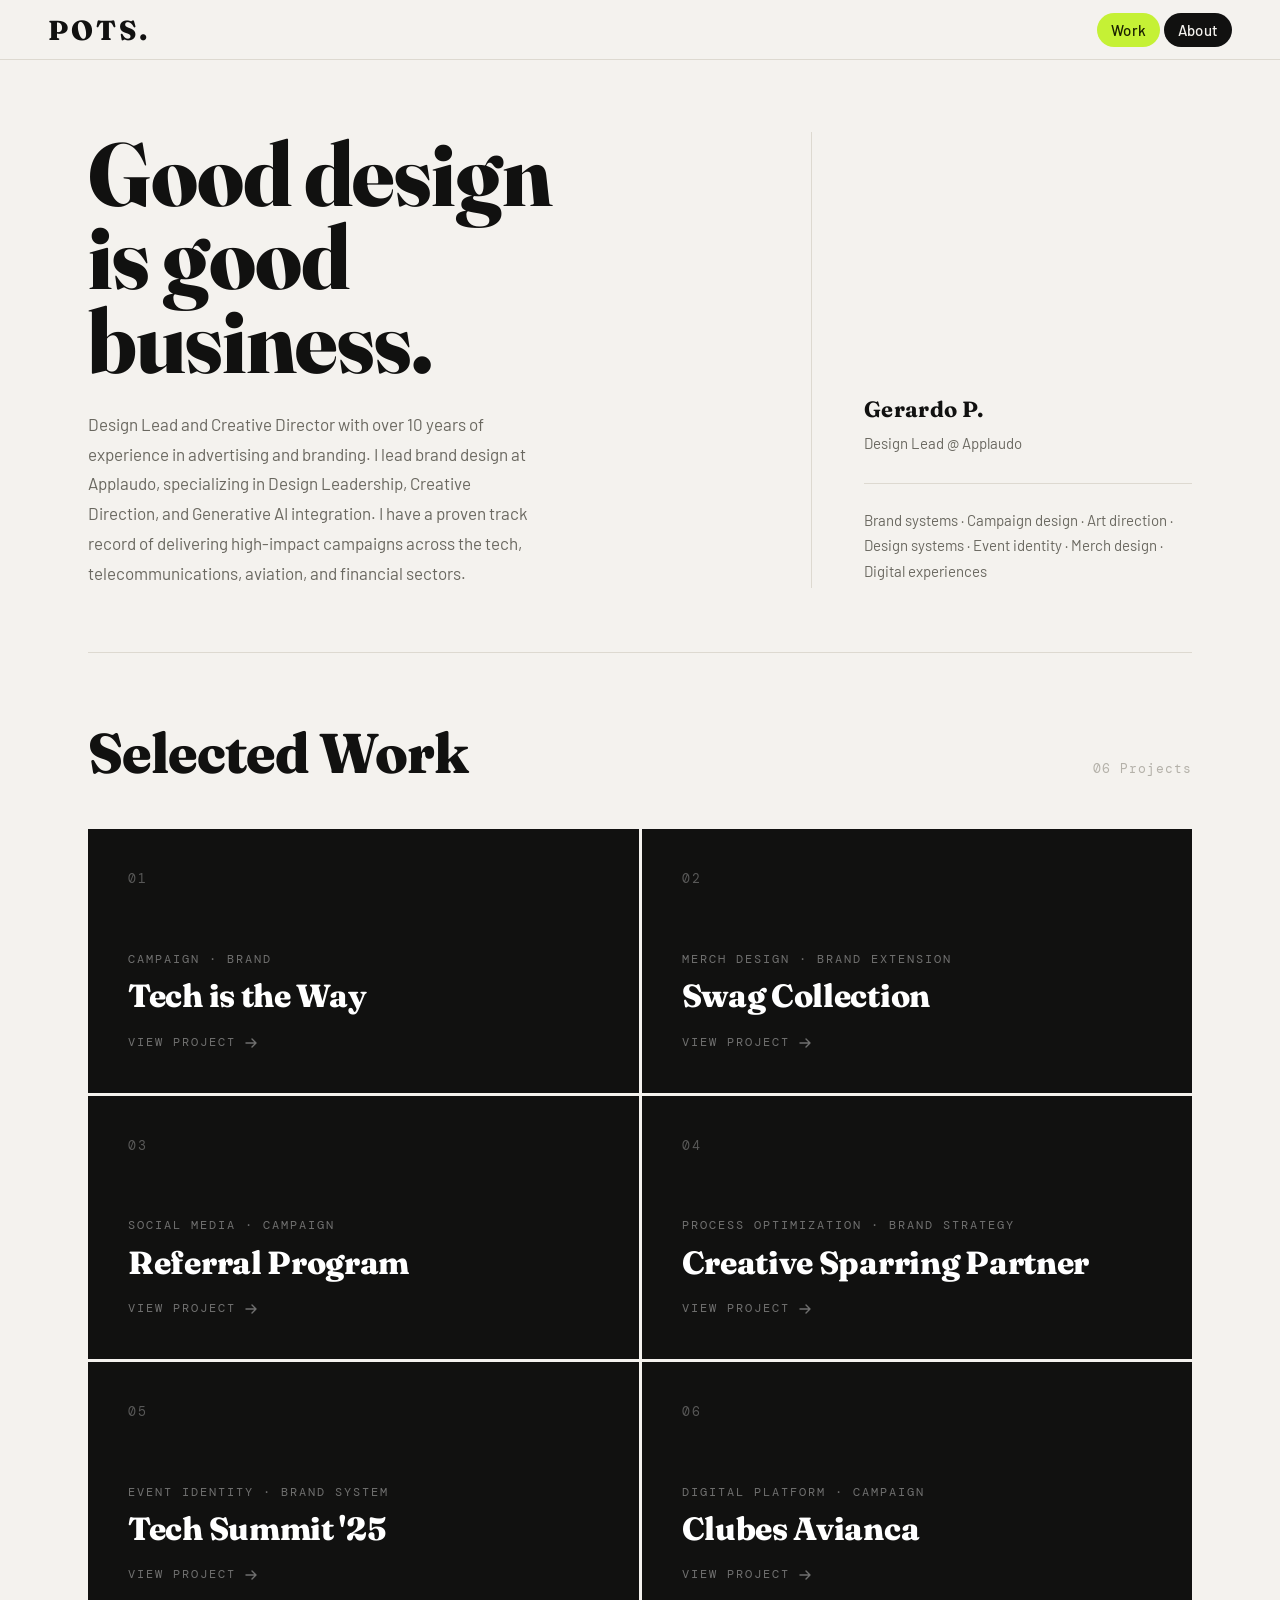
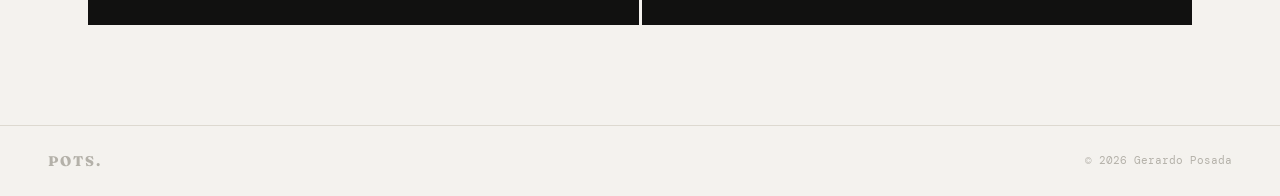
<file: index.html>
<!DOCTYPE html>
<html lang="en">
<head>
<meta charset="UTF-8">
<meta name="viewport" content="width=device-width,initial-scale=1">
<title>POTS — Design Portfolio</title>
<link rel="preconnect" href="https://fonts.googleapis.com">
<link href="https://fonts.googleapis.com/css2?family=Fraunces:opsz,wght@9..144,400;9..144,500;9..144,600;9..144,700;9..144,800&family=Barlow:wght@300;400;500&family=DM+Mono:wght@400;500&display=swap" rel="stylesheet">
<link rel="stylesheet" href="css/style.css">
</head>
<body>
<!-- NAV -->
<nav>
  <a href="index.html" class="nav-logo">POTS<span>.</span></a>
  <ul class="nav-links">
    <li><a href="index.html" class="nav-about-btn active">Work</a></li>
    <li><a href="about.html" class="nav-about-btn">About</a></li>
  </ul>
</nav>

<!-- ══════════════════════════════ HOME -->
<div class="page active" id="home">
<div class="wrap">

  <section class="hero">
    <div class="hero-grid">
      <div class="hero-left">
        <h1 class="hero-h1">Good design <br> is good <br>business.</h1>
        <p class="hero-bio">Design Lead and Creative Director with over 10 years of experience in advertising and branding. I lead brand design at Applaudo, specializing in Design Leadership, Creative Direction, and Generative AI integration. I have a proven track record of delivering high-impact campaigns across the tech, telecommunications, aviation, and financial sectors.</p>
      </div>
      <div class="hero-right">
        <p class="hero-role">Gerardo P.</p>
        <p class="hero-company">Design Lead @ Applaudo</p>
        <p class="hero-desc-side">Brand systems · Campaign design · Art direction · Design systems · Event identity · Merch design · Digital experiences</p>
      </div>
    </div>
  </section>

  <section class="work-section" id="work">
    <div class="work-header">
      <h2 class="work-h">Selected Work</h2>
      <span class="work-count">06 Projects</span>
    </div>
    <div class="cards-grid">

      <a href="tech.html" class="proj-card">
        <span class="card-num">01</span>
        <div class="card-body">
          <div class="card-cat">Campaign · Brand</div>
          <div class="card-title">Tech is the Way</div>
          <div class="card-arrow">View project <svg width="14" height="14" viewBox="0 0 14 14" fill="none"><path d="M2 7h10M8 3l4 4-4 4" stroke="currentColor" stroke-width="1.4" stroke-linecap="round" stroke-linejoin="round"/></svg></div>
        </div>
      </a>

      <a href="swag.html" class="proj-card">
        <span class="card-num">02</span>
        <div class="card-body">
          <div class="card-cat">Merch Design · Brand Extension</div>
          <div class="card-title">Swag Collection</div>
          <div class="card-arrow">View project <svg width="14" height="14" viewBox="0 0 14 14" fill="none"><path d="M2 7h10M8 3l4 4-4 4" stroke="currentColor" stroke-width="1.4" stroke-linecap="round" stroke-linejoin="round"/></svg></div>
        </div>
      </a>

      <a href="referral.html" class="proj-card">
        <span class="card-num">03</span>
        <div class="card-body">
          <div class="card-cat">Social Media · Campaign</div>
          <div class="card-title">Referral Program</div>
          <div class="card-arrow">View project <svg width="14" height="14" viewBox="0 0 14 14" fill="none"><path d="M2 7h10M8 3l4 4-4 4" stroke="currentColor" stroke-width="1.4" stroke-linecap="round" stroke-linejoin="round"/></svg></div>
        </div>
      </a>

      <a href="sparring.html" class="proj-card">
        <span class="card-num">04</span>
        <div class="card-body">
          <div class="card-cat">Process Optimization · Brand Strategy</div>
          <div class="card-title">Creative Sparring Partner</div>
          <div class="card-arrow">View project <svg width="14" height="14" viewBox="0 0 14 14" fill="none"><path d="M2 7h10M8 3l4 4-4 4" stroke="currentColor" stroke-width="1.4" stroke-linecap="round" stroke-linejoin="round"/></svg></div>
        </div>
      </a>

      <a href="summit.html" class="proj-card">
        <span class="card-num">05</span>
        <div class="card-body">
          <div class="card-cat">Event Identity · Brand System</div>
          <div class="card-title">Tech Summit '25</div>
          <div class="card-arrow">View project <svg width="14" height="14" viewBox="0 0 14 14" fill="none"><path d="M2 7h10M8 3l4 4-4 4" stroke="currentColor" stroke-width="1.4" stroke-linecap="round" stroke-linejoin="round"/></svg></div>
        </div>
      </a>

      <a href="avianca.html" class="proj-card">
        <span class="card-num">06</span>
        <div class="card-body">
          <div class="card-cat">Digital Platform · Campaign</div>
          <div class="card-title">Clubes Avianca</div>
          <div class="card-arrow">View project <svg width="14" height="14" viewBox="0 0 14 14" fill="none"><path d="M2 7h10M8 3l4 4-4 4" stroke="currentColor" stroke-width="1.4" stroke-linecap="round" stroke-linejoin="round"/></svg></div>
        </div>
      </a>

    </div>
  </section>
</div>
</div>
<footer>
  <span class="footer-logo">POTS.</span>
  <span class="footer-copy">© 2026 Gerardo Posada</span>
</footer>
</body>
</html>
</file>
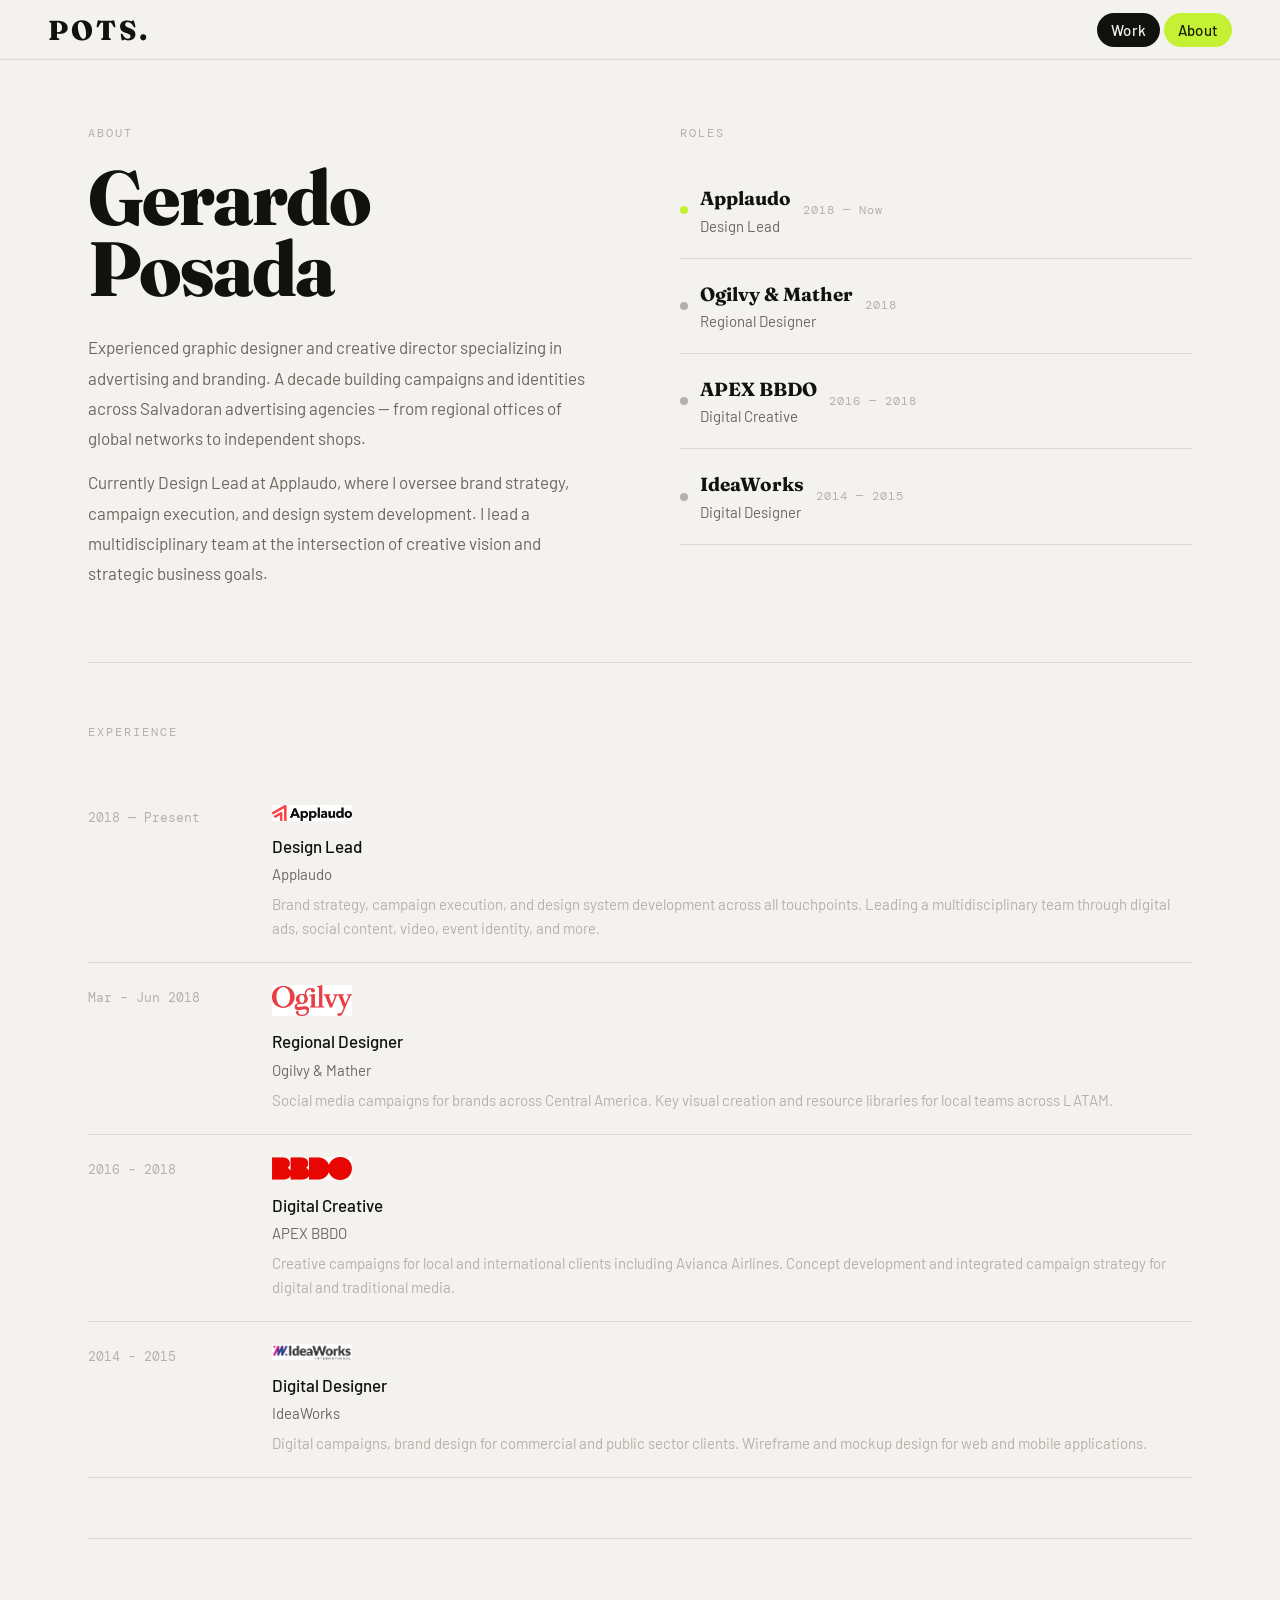
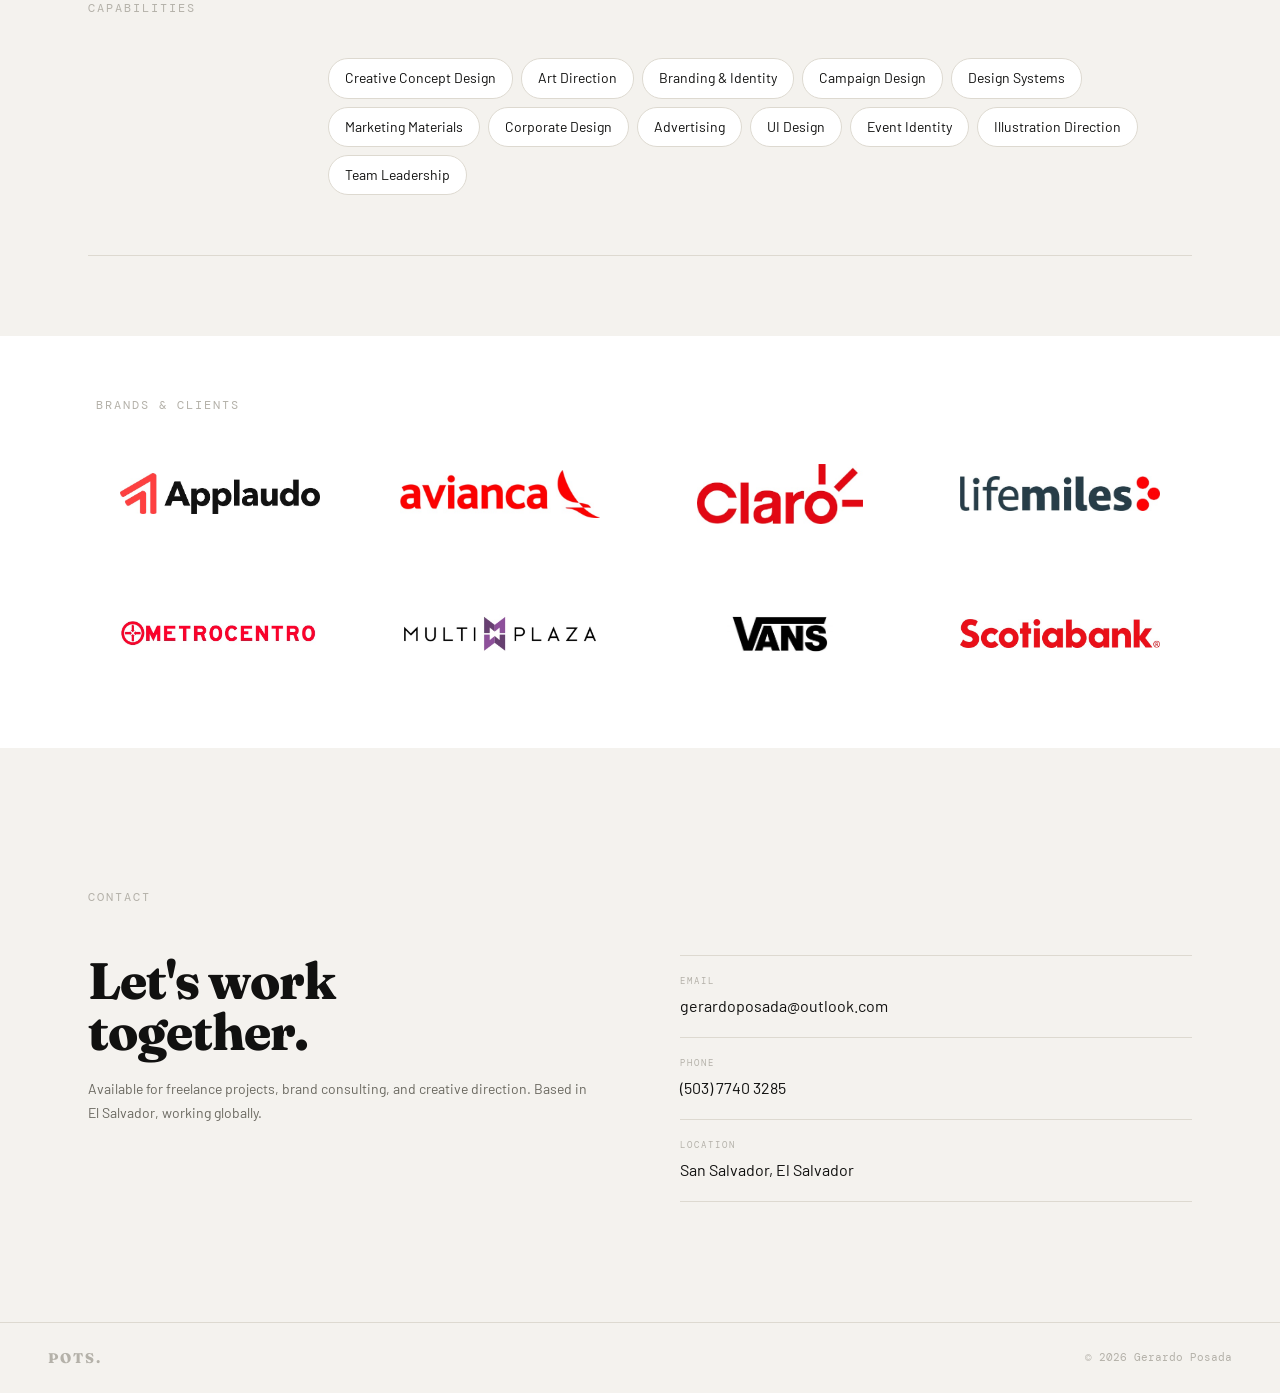
<file: about.html>
<!DOCTYPE html>
<html lang="en">
<head>
<meta charset="UTF-8">
<meta name="viewport" content="width=device-width,initial-scale=1">
<title>POTS — Design Portfolio</title>
<link rel="preconnect" href="https://fonts.googleapis.com">
<link href="https://fonts.googleapis.com/css2?family=Fraunces:opsz,wght@9..144,400;9..144,500;9..144,600;9..144,700;9..144,800&family=Barlow:wght@300;400;500&family=DM+Mono:wght@400;500&display=swap" rel="stylesheet">
<link rel="stylesheet" href="css/style.css"></head><body>
<nav><a href="index.html" class="nav-logo">POTS<span>.</span></a><ul class="nav-links"><li><a href="index.html" class="nav-about-btn">Work</a></li><li><a href="about.html" class="nav-about-btn active">About</a></li></ul></nav>
<!-- ══════════════════════════════ ABOUT -->
<div class="page" id="about">
<div class="wrap">

  <section class="about-hero">
    <div class="about-hero-grid">
      <div>
        <p class="label" style="margin-bottom:20px;">About</p>
        <h2 class="about-h">Gerardo<br><em>Posada</em></h2>
        <p class="about-p">Experienced graphic designer and creative director specializing in advertising and branding. A decade building campaigns and identities across Salvadoran advertising agencies — from regional offices of global networks to independent shops.</p>
        <p class="about-p">Currently Design Lead at Applaudo, where I oversee brand strategy, campaign execution, and design system development. I lead a multidisciplinary team at the intersection of creative vision and strategic business goals.</p>
      </div>
      <div>
        <p class="label" style="margin-bottom:20px;">Roles</p>
        <div class="role-strip">
          <div class="role-dot"></div>
          <div>
            <div class="role-company">Applaudo</div>
            <div class="role-title">Design Lead</div>
          </div>
          <div class="role-years">2018 — Now</div>
        </div>
        <div class="role-strip">
          <div class="role-dot" style="background:var(--ink-3);"></div>
          <div>
            <div class="role-company">Ogilvy &amp; Mather</div>
            <div class="role-title">Regional Designer</div>
          </div>
          <div class="role-years">2018</div>
        </div>
        <div class="role-strip">
          <div class="role-dot" style="background:var(--ink-3);"></div>
          <div>
            <div class="role-company">APEX BBDO</div>
            <div class="role-title">Digital Creative</div>
          </div>
          <div class="role-years">2016 — 2018</div>
        </div>
        <div class="role-strip">
          <div class="role-dot" style="background:var(--ink-3);"></div>
          <div>
            <div class="role-company">IdeaWorks</div>
            <div class="role-title">Digital Designer</div>
          </div>
          <div class="role-years">2014 — 2015</div>
        </div>
      </div>
    </div>
  </section>

  <section class="xp-section">
    <p class="label">Experience</p>
    <div class="xp-tbl">
      <div class="xp-item">
        <span class="xp-period">2018 — Present</span>
        <div>
          <div class="xp-logo"><img src="assets/brands/Applaudo.png" alt="Applaudo"></div>
          <div class="xp-role">Design Lead</div>
          <div class="xp-co">Applaudo</div>
          <div class="xp-desc">Brand strategy, campaign execution, and design system development across all touchpoints. Leading a multidisciplinary team through digital ads, social content, video, event identity, and more.</div>
        </div>
      </div>
      <div class="xp-item">
        <span class="xp-period">Mar – Jun 2018</span>
        <div>
          <div class="xp-logo"><img src="assets/brands/Ogilvy.png" alt="Ogilvy"></div>
          <div class="xp-role">Regional Designer</div>
          <div class="xp-co">Ogilvy &amp; Mather</div>
          <div class="xp-desc">Social media campaigns for brands across Central America. Key visual creation and resource libraries for local teams across LATAM.</div>
        </div>
      </div>
      <div class="xp-item">
        <span class="xp-period">2016 – 2018</span>
        <div>
          <div class="xp-logo"><img src="assets/brands/BBDO.png" alt="BBDO"></div>
          <div class="xp-role">Digital Creative</div>
          <div class="xp-co">APEX BBDO</div>
          <div class="xp-desc">Creative campaigns for local and international clients including Avianca Airlines. Concept development and integrated campaign strategy for digital and traditional media.</div>
        </div>
      </div>
      <div class="xp-item">
        <span class="xp-period">2014 – 2015</span>
        <div>
          <div class="xp-logo"><img src="assets/brands/Ideaworks.png" alt="IdeaWorks"></div>
          <div class="xp-role">Digital Designer</div>
          <div class="xp-co">IdeaWorks</div>
          <div class="xp-desc">Digital campaigns, brand design for commercial and public sector clients. Wireframe and mockup design for web and mobile applications.</div>
        </div>
      </div>
    </div>
  </section>

  <section class="skills-section">
    <p class="label">Capabilities</p>
    <div class="skills-grid-wrap">
      <div></div>
      <div class="skills-pills">
        <span class="skill-pill">Creative Concept Design</span>
        <span class="skill-pill">Art Direction</span>
        <span class="skill-pill">Branding &amp; Identity</span>
        <span class="skill-pill">Campaign Design</span>
        <span class="skill-pill">Design Systems</span>
        <span class="skill-pill">Marketing Materials</span>
        <span class="skill-pill">Corporate Design</span>
        <span class="skill-pill">Advertising</span>
        <span class="skill-pill">UI Design</span>
        <span class="skill-pill">Event Identity</span>
        <span class="skill-pill">Illustration Direction</span>
        <span class="skill-pill">Team Leadership</span>
      </div>
    </div>
  </section>

</div>
</div>

<section class="brands-section">
  <div class="wrap">
    <p class="label">Brands & Clients</p>
    <div class="brands-grid">
      <div class="brand-logo"><img src="assets/brands/Applaudo.png" alt="Applaudo"></div>
      <div class="brand-logo"><img src="assets/brands/Avianca.png" alt="Avianca"></div>
      <div class="brand-logo"><img src="assets/brands/Claro.png" alt="Claro"></div>
      <div class="brand-logo"><img src="assets/brands/Lifemiles.png" alt="Lifemiles"></div>
      <div class="brand-logo"><img src="assets/brands/Metrocentro.png" alt="Metrocentro"></div>
      <div class="brand-logo"><img src="assets/brands/Multiplaza.png" alt="Multiplaza"></div>
      <div class="brand-logo"><img src="assets/brands/Vans.png" alt="Vans"></div>
      <div class="brand-logo"><img src="assets/brands/Scotiabank.png" alt="Scotiabank"></div>
    </div>
  </div>
</section>

<div class="page" id="about">
<div class="wrap">
  <section class="contact-section">
    <p class="label">Contact</p>
    <div class="contact-grid">
      <div>
        <p class="contact-big">Let's work<br>together.</p>
        <p class="contact-sub">Available for freelance projects, brand consulting, and creative direction. Based in El Salvador, working globally.</p>
      </div>
      <div>
        <div class="contact-item">
          <div class="c-label">Email</div>
          <a href="mailto:gerardoposada@outlook.com">gerardoposada@outlook.com</a>
        </div>
        <div class="contact-item">
          <div class="c-label">Phone</div>
          <span>(503) 7740 3285</span>
        </div>
        <div class="contact-item">
          <div class="c-label">Location</div>
          <span>San Salvador, El Salvador</span>
        </div>
      </div>
    </div>
  </section>

</div>
</div>
<footer><span class="footer-logo">POTS.</span><span class="footer-copy">© 2026 Gerardo Posada</span></footer></body></html>
</file>
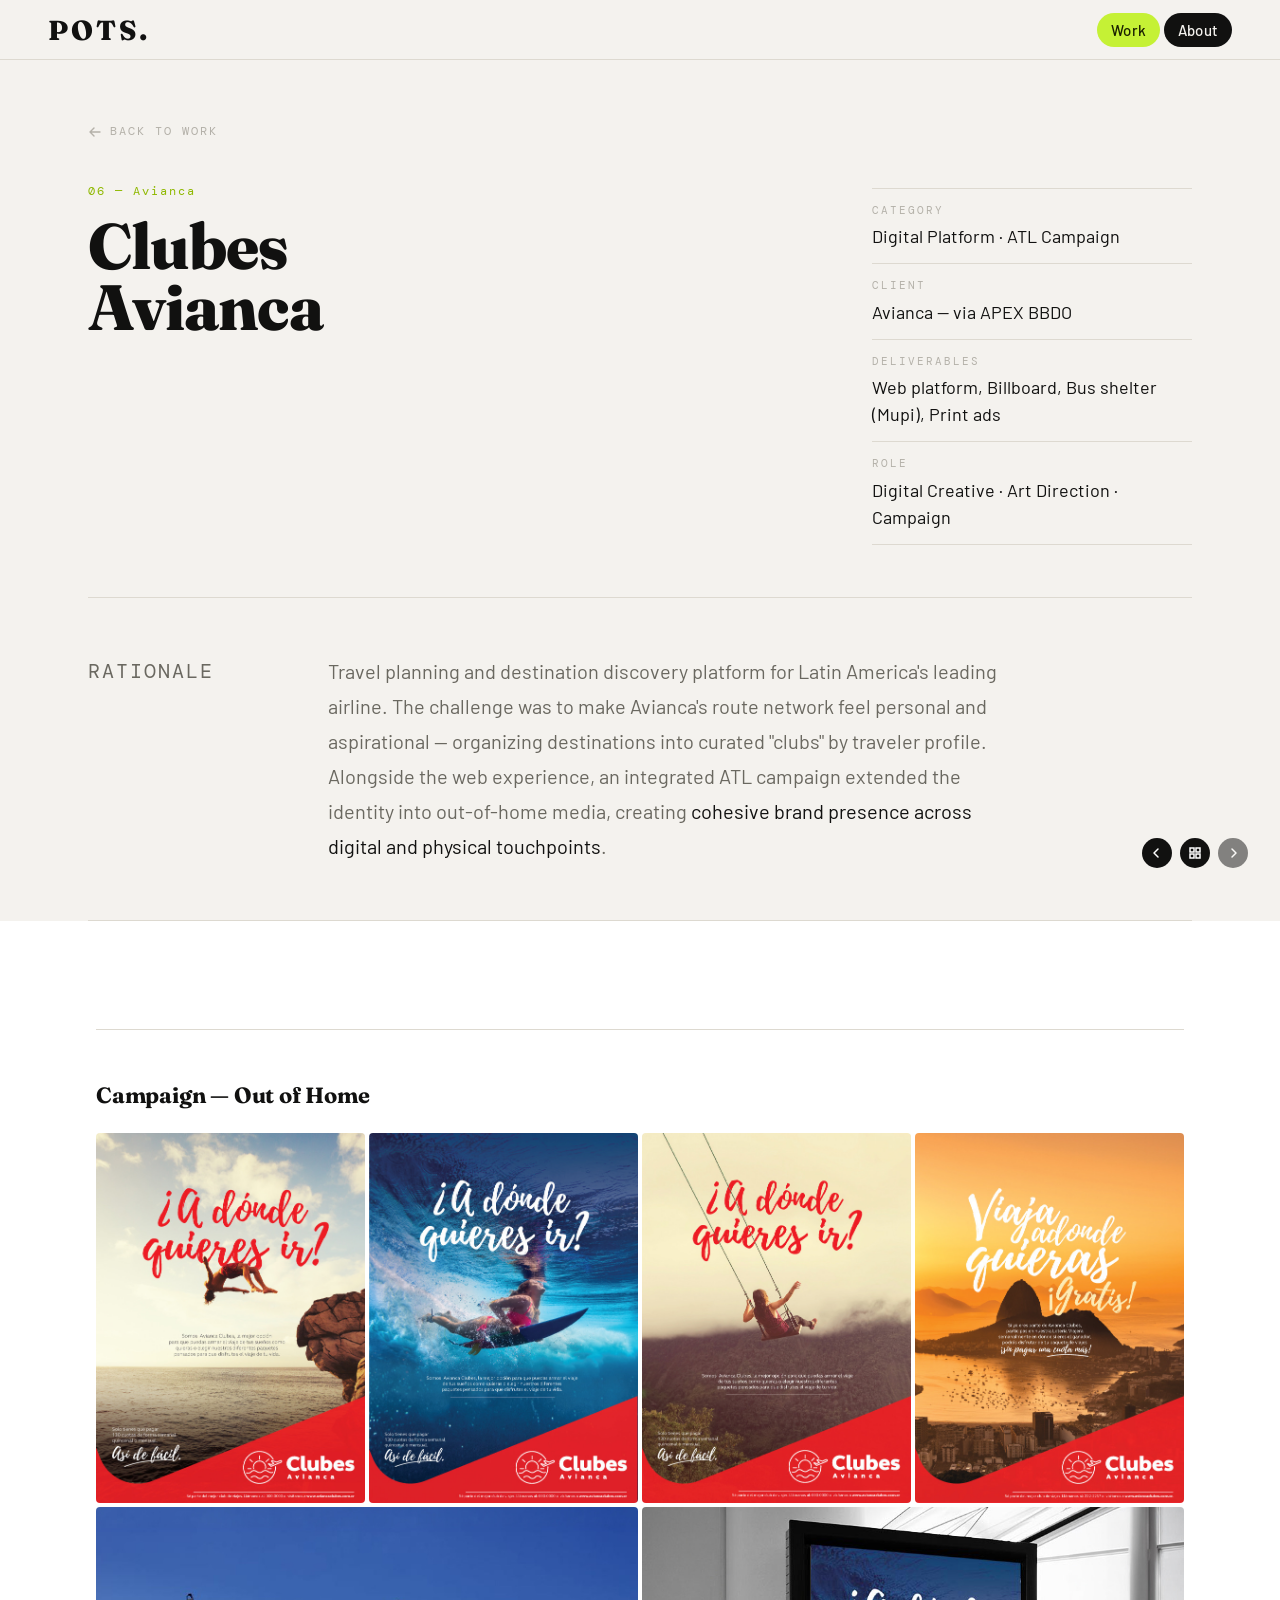
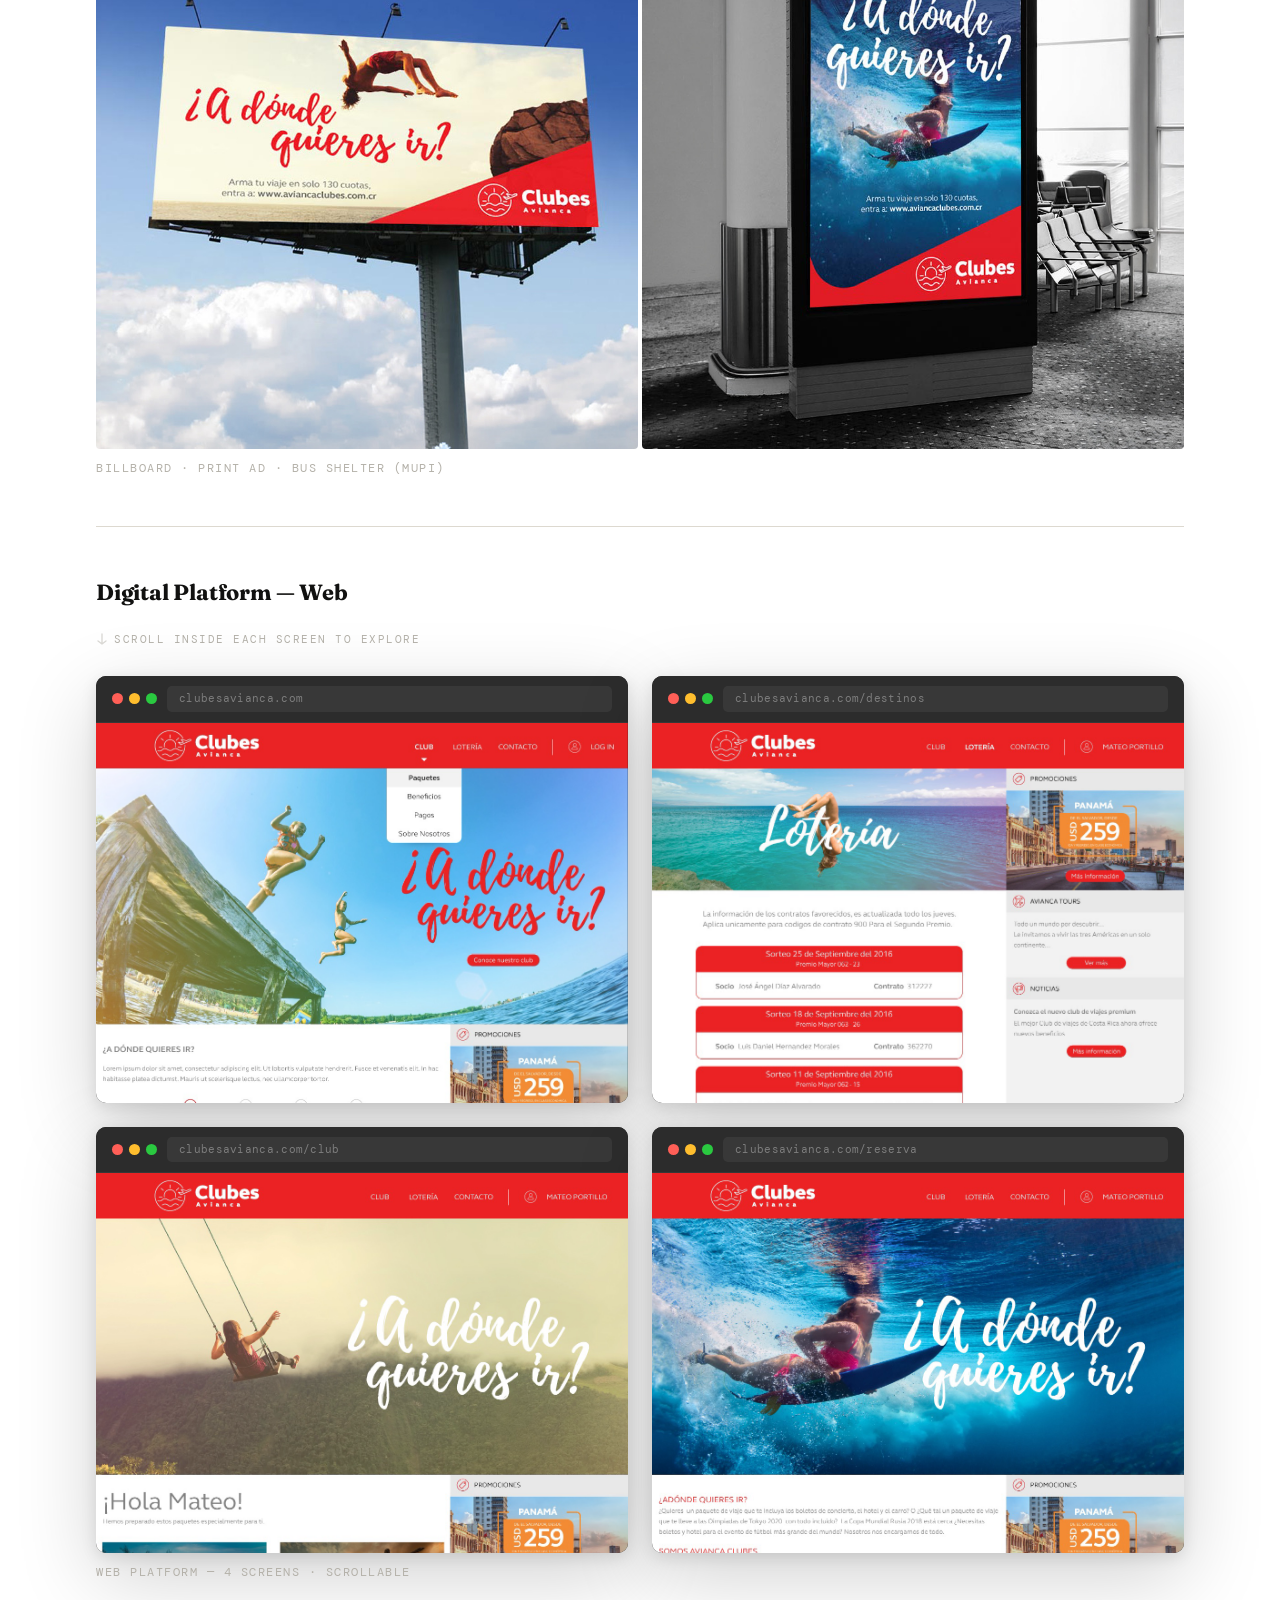
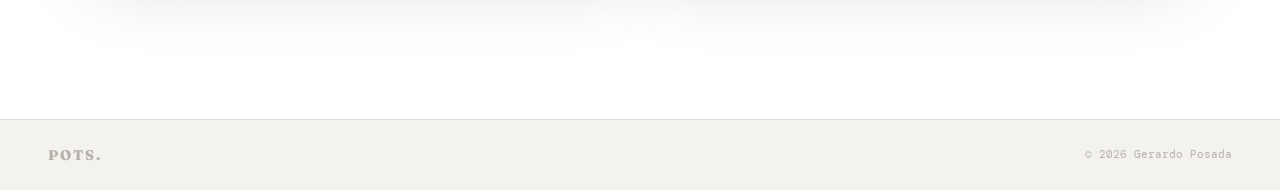
<file: avianca.html>
<!DOCTYPE html>
<html lang="en">
<head>
<meta charset="UTF-8">
<meta name="viewport" content="width=device-width,initial-scale=1">
<title>POTS — Design Portfolio</title>
<link rel="preconnect" href="https://fonts.googleapis.com">
<link href="https://fonts.googleapis.com/css2?family=Fraunces:opsz,wght@9..144,400;9..144,500;9..144,600;9..144,700;9..144,800&family=Barlow:wght@300;400;500&family=DM+Mono:wght@400;500&display=swap" rel="stylesheet">
<link rel="stylesheet" href="css/style.css"></head><body>
<nav><a href="index.html" class="nav-logo">POTS<span>.</span></a><ul class="nav-links"><li><a href="index.html" class="nav-about-btn active">Work</a></li><li><a href="about.html" class="nav-about-btn">About</a></li></ul></nav>
<div class="page proj-page" id="avianca">
<div class="wrap">
  <div class="proj-header">
    <a href="index.html" class="proj-back" onclick="showPage('home')">
      <svg width="14" height="14" viewBox="0 0 14 14" fill="none"><path d="M12 7H2M6 3L2 7l4 4" stroke="currentColor" stroke-width="1.4" stroke-linecap="round" stroke-linejoin="round"/></svg>
      Back to work
    </a>
    <div class="proj-header-grid">
      <div>
        <p class="proj-num">06 — Avianca</p>
        <h2 class="proj-title">Clubes<br>Avianca</h2>
      </div>
      <div class="meta-block">
        <div class="meta-row"><div class="meta-key">Category</div><div class="meta-val">Digital Platform · ATL Campaign</div></div>
        <div class="meta-row"><div class="meta-key">Client</div><div class="meta-val">Avianca — via APEX BBDO</div></div>
        <div class="meta-row"><div class="meta-key">Deliverables</div><div class="meta-val">Web platform, Billboard, Bus shelter (Mupi), Print ads</div></div>
        <div class="meta-row"><div class="meta-key">Role</div><div class="meta-val">Digital Creative · Art Direction · Campaign</div></div>
      </div>
    </div>
  </div>

  <div class="rational">
    <div class="rational-grid">
      <p class="label">Rationale</p>
      <p>Travel planning and destination discovery platform for Latin America's leading airline. The challenge was to make Avianca's route network feel personal and aspirational — organizing destinations into curated "clubs" by traveler profile. Alongside the web experience, an integrated ATL campaign extended the identity into out-of-home media, creating <em>cohesive brand presence across digital and physical touchpoints</em>.</p>
    </div>
  </div>

</div>
</div>

<div class="proj-images">
  <div class="wrap">

    <div class="img-section-label">Campaign — Out of Home</div>
    <div class="img-row cols-4" style="margin-bottom:4px;">
      <div class="img-nat"><img src="assets/Clubes Avianca/ClubesAvianca-1.jpg" alt="Clubes Avianca 1"></div>
      <div class="img-nat"><img src="assets/Clubes Avianca/ClubesAvianca-2.jpg" alt="Clubes Avianca 2"></div>
      <div class="img-nat"><img src="assets/Clubes Avianca/ClubesAvianca-3.jpg" alt="Clubes Avianca 3"></div>
      <div class="img-nat"><img src="assets/Clubes Avianca/ClubesAvianca-4.jpg" alt="Clubes Avianca 4"></div>
    </div>
    <div class="img-row cols-2 equal-height-full" style="margin-bottom:4px;">
      <div class="img-nat"><img src="assets/Clubes Avianca/avianca-1.jpg" alt="Billboard"></div>
      <div class="img-nat"><img src="assets/Clubes Avianca/avianca-3.jpg" alt="Print ad"></div>
    </div>
    <p class="img-cap">Billboard · Print ad · Bus shelter (Mupi)</p>

    <div class="img-section-label">Digital Platform — Web</div>
    <div class="scroll-hint">
      <svg width="12" height="12" viewBox="0 0 12 12" fill="none"><path d="M6 1v10M2 8l4 3 4-3" stroke="currentColor" stroke-width="1.3" stroke-linecap="round" stroke-linejoin="round"/></svg>
      Scroll inside each screen to explore
    </div>

    <div class="browser-2up" style="margin-bottom:24px;">
      <div class="browser-mockup">
        <div class="browser-bar">
          <div class="browser-dots"><span></span><span></span><span></span></div>
          <div class="browser-url">clubesavianca.com</div>
        </div>
        <div class="browser-scroll-area" title="Scroll to explore">
          <img src="assets/Clubes Avianca/avianca-4.png" alt="Avianca Web 1">
        </div>
      </div>
      <div class="browser-mockup">
        <div class="browser-bar">
          <div class="browser-dots"><span></span><span></span><span></span></div>
          <div class="browser-url">clubesavianca.com/destinos</div>
        </div>
        <div class="browser-scroll-area" title="Scroll to explore">
          <img src="assets/Clubes Avianca/avianca-5.png" alt="Avianca Web 2">
        </div>
      </div>
    </div>
    <div class="browser-2up">
      <div class="browser-mockup">
        <div class="browser-bar">
          <div class="browser-dots"><span></span><span></span><span></span></div>
          <div class="browser-url">clubesavianca.com/club</div>
        </div>
        <div class="browser-scroll-area" title="Scroll to explore">
          <img src="assets/Clubes Avianca/avianca-6.png" alt="Avianca Web 3">
        </div>
      </div>
      <div class="browser-mockup">
        <div class="browser-bar">
          <div class="browser-dots"><span></span><span></span><span></span></div>
          <div class="browser-url">clubesavianca.com/reserva</div>
        </div>
        <div class="browser-scroll-area" title="Scroll to explore">
          <img src="assets/Clubes Avianca/avianca-7.png" alt="Avianca Web 4">
        </div>
      </div>
    </div>
    <p class="img-cap">Web platform — 4 screens · Scrollable</p>

  </div>
</div>
<div class="proj-nav" id="projNav">
  <a href="summit.html">
    <svg width="14" height="14" viewBox="0 0 14 14" fill="none"><path d="M8 3L4 7l4 4" stroke="currentColor" stroke-width="1.5" stroke-linecap="round" stroke-linejoin="round"/></svg>
    <span class="nav-label">Previous</span>
  </a>
  <a href="index.html#work">
    <svg width="14" height="14" viewBox="0 0 14 14" fill="none"><rect x="2" y="2" width="4" height="4" stroke="currentColor" stroke-width="1.5"/><rect x="8" y="2" width="4" height="4" stroke="currentColor" stroke-width="1.5"/><rect x="2" y="8" width="4" height="4" stroke="currentColor" stroke-width="1.5"/><rect x="8" y="8" width="4" height="4" stroke="currentColor" stroke-width="1.5"/></svg>
    <span class="nav-label">All projects</span>
  </a>
  <a href="#" class="nav-next" style="opacity:0.5;pointer-events:none;">
    <span class="nav-label">Next</span>
    <svg width="14" height="14" viewBox="0 0 14 14" fill="none"><path d="M6 3l4 4-4 4" stroke="currentColor" stroke-width="1.5" stroke-linecap="round" stroke-linejoin="round"/></svg>
  </a>
</div>
<footer><span class="footer-logo">POTS.</span><span class="footer-copy">© 2026 Gerardo Posada</span></footer>
<script>
const projNav = document.getElementById('projNav');
if (projNav) {
  document.addEventListener('mousemove', (e) => {
    const rect = projNav.getBoundingClientRect();
    const navCenterX = rect.left + rect.width / 2;
    const navCenterY = rect.top + rect.height / 2;
    const distance = Math.sqrt(Math.pow(e.clientX - navCenterX, 2) + Math.pow(e.clientY - navCenterY, 2));
    
    if (distance < 300) {
      projNav.classList.add('show-labels');
    } else {
      projNav.classList.remove('show-labels');
    }
  });
}
</script>
</body></html>
</file>
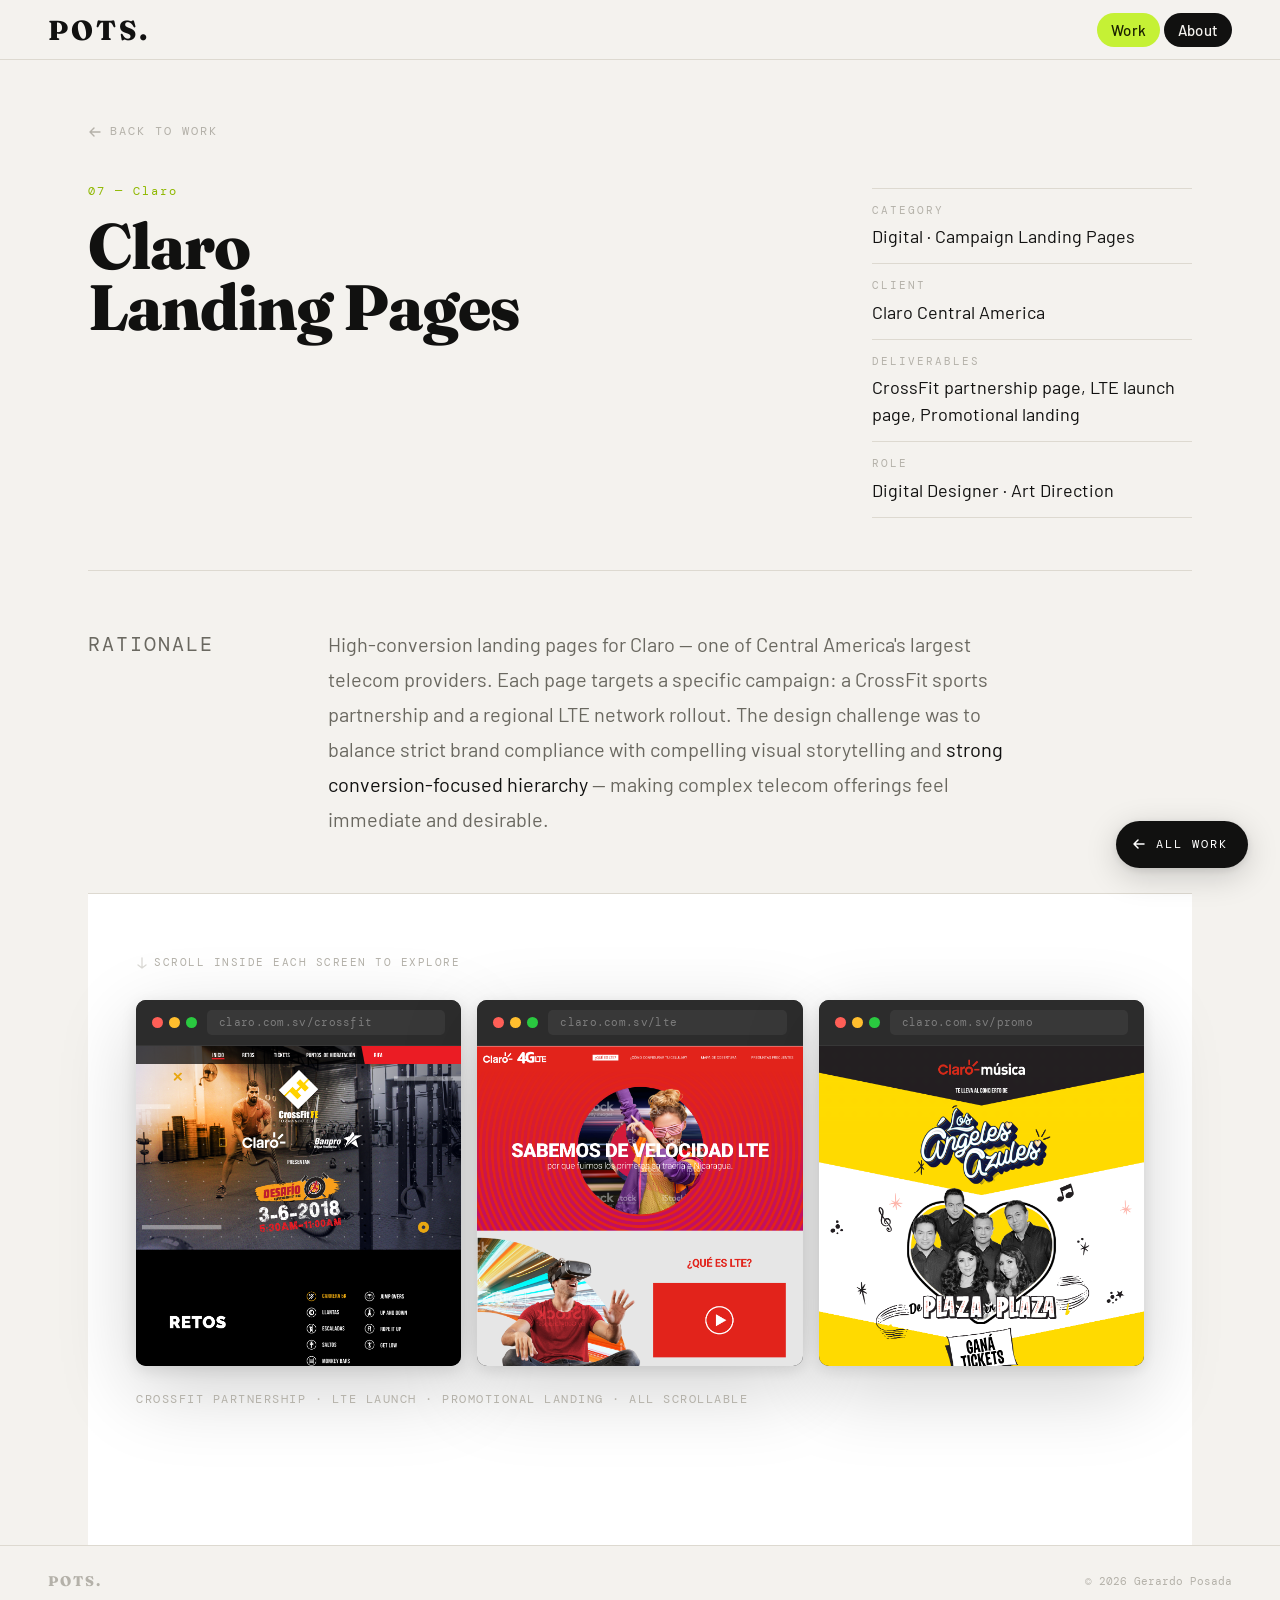
<file: claro.html>
<!DOCTYPE html>
<html lang="en">
<head>
<meta charset="UTF-8">
<meta name="viewport" content="width=device-width,initial-scale=1">
<title>POTS — Design Portfolio</title>
<link rel="preconnect" href="https://fonts.googleapis.com">
<link href="https://fonts.googleapis.com/css2?family=Fraunces:opsz,wght@9..144,400;9..144,500;9..144,600;9..144,700;9..144,800&family=Barlow:wght@300;400;500&family=DM+Mono:wght@400;500&display=swap" rel="stylesheet">
<link rel="stylesheet" href="css/style.css"></head><body>
<nav><a href="index.html" class="nav-logo">POTS<span>.</span></a><ul class="nav-links"><li><a href="index.html" class="nav-about-btn active">Work</a></li><li><a href="about.html" class="nav-about-btn">About</a></li></ul></nav>
<div class="page proj-page" id="claro">
<div class="wrap">
  <div class="proj-header">
    <a href="index.html" class="proj-back" onclick="showPage('home')">
      <svg width="14" height="14" viewBox="0 0 14 14" fill="none"><path d="M12 7H2M6 3L2 7l4 4" stroke="currentColor" stroke-width="1.4" stroke-linecap="round" stroke-linejoin="round"/></svg>
      Back to work
    </a>
    <div class="proj-header-grid">
      <div>
        <p class="proj-num">07 — Claro</p>
        <h2 class="proj-title">Claro<br>Landing Pages</h2>
      </div>
      <div class="meta-block">
        <div class="meta-row"><div class="meta-key">Category</div><div class="meta-val">Digital · Campaign Landing Pages</div></div>
        <div class="meta-row"><div class="meta-key">Client</div><div class="meta-val">Claro Central America</div></div>
        <div class="meta-row"><div class="meta-key">Deliverables</div><div class="meta-val">CrossFit partnership page, LTE launch page, Promotional landing</div></div>
        <div class="meta-row"><div class="meta-key">Role</div><div class="meta-val">Digital Designer · Art Direction</div></div>
      </div>
    </div>
  </div>

  <div class="rational">
    <div class="rational-grid">
      <p class="label">Rationale</p>
      <p>High-conversion landing pages for Claro — one of Central America's largest telecom providers. Each page targets a specific campaign: a CrossFit sports partnership and a regional LTE network rollout. The design challenge was to balance strict brand compliance with compelling visual storytelling and <em>strong conversion-focused hierarchy</em> — making complex telecom offerings feel immediate and desirable.</p>
    </div>
  </div>

  <div class="proj-images">
    <div class="scroll-hint">
      <svg width="12" height="12" viewBox="0 0 12 12" fill="none"><path d="M6 1v10M2 8l4 3 4-3" stroke="currentColor" stroke-width="1.3" stroke-linecap="round" stroke-linejoin="round"/></svg>
      Scroll inside each screen to explore
    </div>

    <div class="browser-3up" style="margin-bottom:24px;">
      <div class="browser-mockup">
        <div class="browser-bar">
          <div class="browser-dots"><span></span><span></span><span></span></div>
          <div class="browser-url">claro.com.sv/crossfit</div>
        </div>
        <div class="browser-scroll-area" title="Scroll to explore">
          <img src="assets/Claro Landing Pages/claro-1.png" alt="Claro CrossFit">
        </div>
      </div>
      <div class="browser-mockup">
        <div class="browser-bar">
          <div class="browser-dots"><span></span><span></span><span></span></div>
          <div class="browser-url">claro.com.sv/lte</div>
        </div>
        <div class="browser-scroll-area" title="Scroll to explore">
          <img src="assets/Claro Landing Pages/claro-2.png" alt="Claro LTE">
        </div>
      </div>
      <div class="browser-mockup">
        <div class="browser-bar">
          <div class="browser-dots"><span></span><span></span><span></span></div>
          <div class="browser-url">claro.com.sv/promo</div>
        </div>
        <div class="browser-scroll-area" title="Scroll to explore">
          <img src="assets/Claro Landing Pages/claro-3.gif" alt="Claro Promo">
        </div>
      </div>
    </div>
    <p class="img-cap">CrossFit partnership · LTE launch · Promotional landing · All scrollable</p>
  </div>
</div>
</div>
<a href="index.html" class="fab-back" style="display:flex;"><svg width="14" height="14" viewBox="0 0 14 14" fill="none"><path d="M12 7H2M6 3L2 7l4 4" stroke="currentColor" stroke-width="1.5" stroke-linecap="round" stroke-linejoin="round"/></svg>All Work</a>
<footer><span class="footer-logo">POTS.</span><span class="footer-copy">© 2026 Gerardo Posada</span></footer></body></html>
</file>
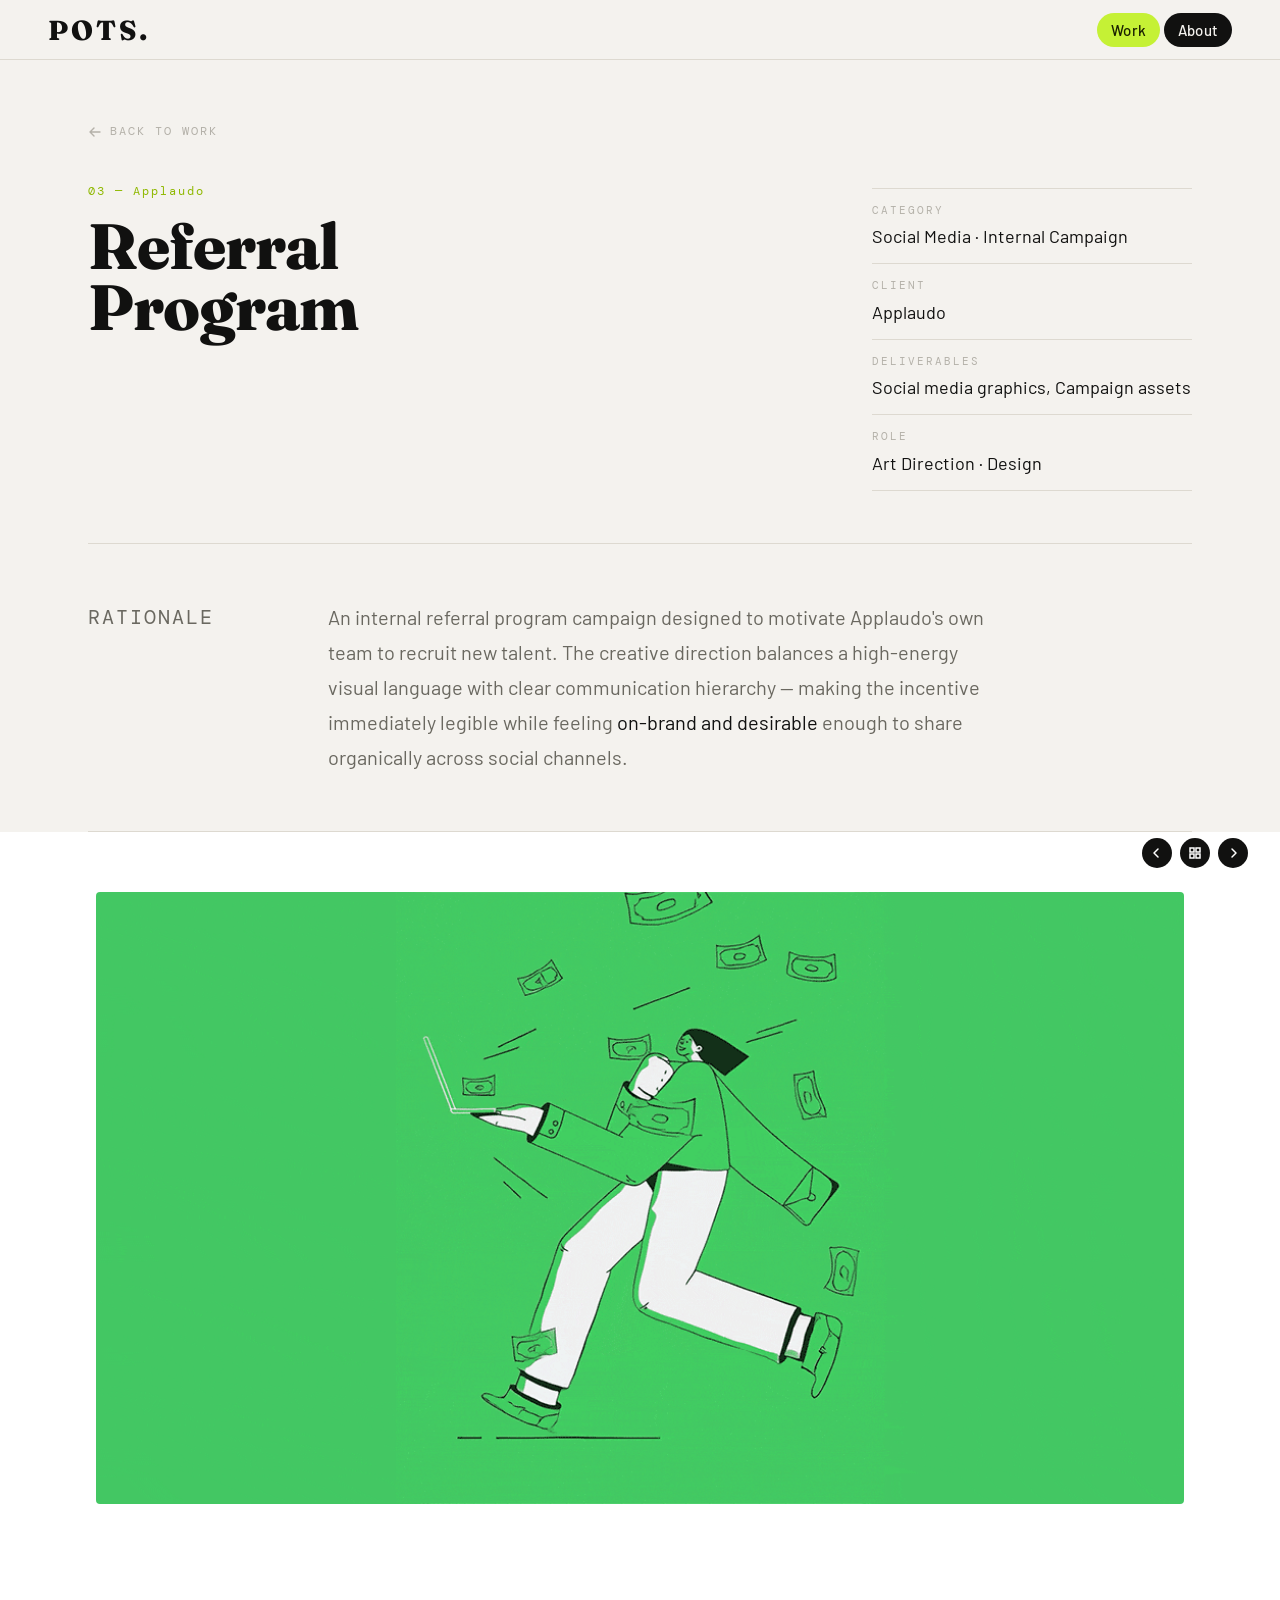
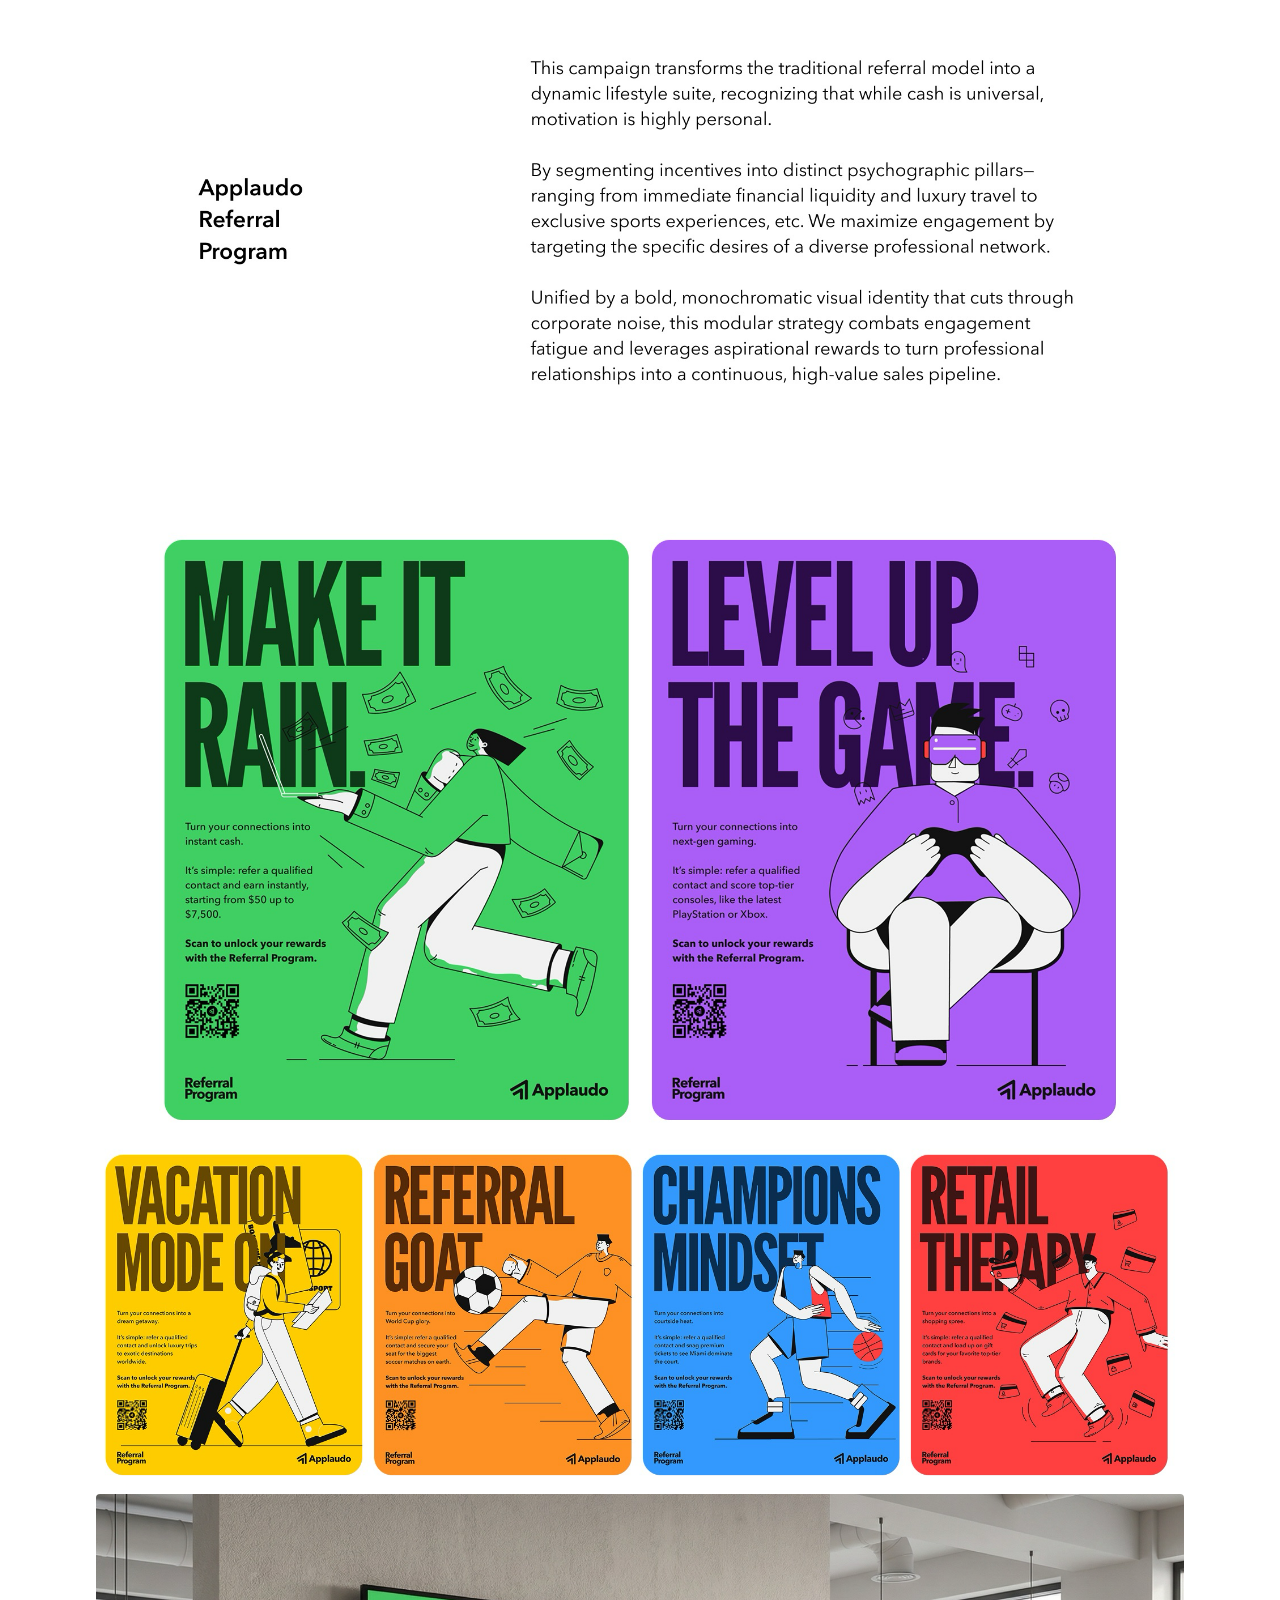
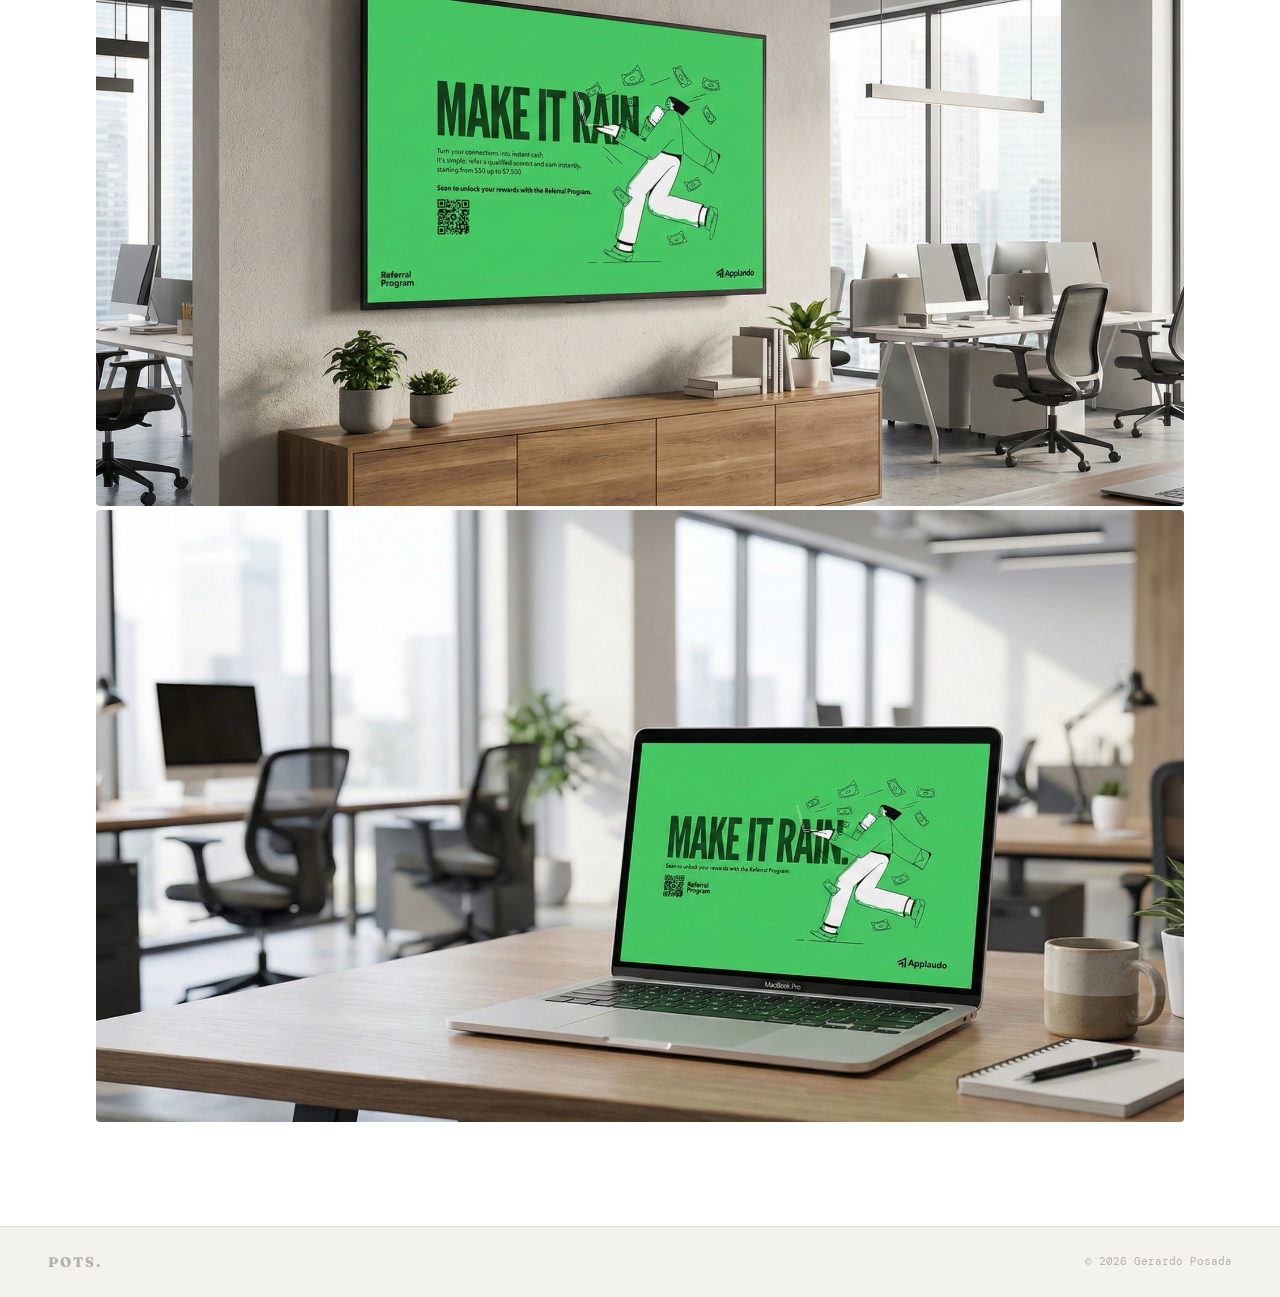
<file: referral.html>
<!DOCTYPE html>
<html lang="en">
<head>
<meta charset="UTF-8">
<meta name="viewport" content="width=device-width,initial-scale=1">
<title>POTS — Design Portfolio</title>
<link rel="preconnect" href="https://fonts.googleapis.com">
<link href="https://fonts.googleapis.com/css2?family=Fraunces:opsz,wght@9..144,400;9..144,500;9..144,600;9..144,700;9..144,800&family=Barlow:wght@300;400;500&family=DM+Mono:wght@400;500&display=swap" rel="stylesheet">
<link rel="stylesheet" href="css/style.css">
</head>
<body>
<!-- NAV -->
<nav>
  <a href="index.html" class="nav-logo">POTS<span>.</span></a>
  <ul class="nav-links">
    <li><a href="index.html" class="nav-about-btn active">Work</a></li>
    <li><a href="about.html" class="nav-about-btn">About</a></li>
  </ul>
</nav>

<div class="page proj-page" id="referral">
<div class="wrap">
  <div class="proj-header">
    <a href="index.html" class="proj-back" onclick="showPage('home')">
      <svg width="14" height="14" viewBox="0 0 14 14" fill="none"><path d="M12 7H2M6 3L2 7l4 4" stroke="currentColor" stroke-width="1.4" stroke-linecap="round" stroke-linejoin="round"/></svg>
      Back to work
    </a>
    <div class="proj-header-grid">
      <div>
        <p class="proj-num">03 — Applaudo</p>
        <h2 class="proj-title">Referral<br>Program</h2>
      </div>
      <div class="meta-block">
        <div class="meta-row"><div class="meta-key">Category</div><div class="meta-val">Social Media · Internal Campaign</div></div>
        <div class="meta-row"><div class="meta-key">Client</div><div class="meta-val">Applaudo</div></div>
        <div class="meta-row"><div class="meta-key">Deliverables</div><div class="meta-val">Social media graphics, Campaign assets</div></div>
        <div class="meta-row"><div class="meta-key">Role</div><div class="meta-val">Art Direction · Design</div></div>
      </div>
    </div>
  </div>

  <div class="rational">
    <div class="rational-grid">
      <p class="label">Rationale</p>
      <p>An internal referral program campaign designed to motivate Applaudo's own team to recruit new talent. The creative direction balances a high-energy visual language with clear communication hierarchy — making the incentive immediately legible while feeling <em>on-brand and desirable</em> enough to share organically across social channels.</p>
    </div>
  </div>

</div>
</div>

<div class="proj-images">
  <div class="wrap">
    <div class="img-row cols-1" style="margin-bottom:4px;">
      <div class="img-nat"><img src="assets/Referral Program/Referral-Program-1.gif" alt="Referral Program Hero"></div>
    </div>
    <div class="img-row cols-1" style="margin-bottom:4px;">
      <div class="img-nat"><img src="assets/Referral Program/referral-1.png" alt="Referral 1"></div>
    </div>
    <div class="img-row cols-1" style="margin-bottom:4px;">
      <div class="img-nat"><img src="assets/Referral Program/referral-2.png" alt="Referral 2"></div>
      <div class="img-nat"><img src="assets/Referral Program/referral-4.png" alt="Referral 3"></div>
    </div>
    <div class="img-row cols-1" style="margin-bottom:4px;">
      <div class="img-nat"><img src="assets/Referral Program/referral-3.png" alt="Referral 4"></div>
    </div>
    <div class="img-row cols-1">
      <div class="img-nat"><img src="assets/Referral Program/referral-5.png" alt="Referral 5"></div>
    </div>
  </div>
</div>
<!-- PROJECT NAVIGATION -->
<div class="proj-nav" id="projNav">
  <a href="swag.html">
    <svg width="14" height="14" viewBox="0 0 14 14" fill="none"><path d="M8 3L4 7l4 4" stroke="currentColor" stroke-width="1.5" stroke-linecap="round" stroke-linejoin="round"/></svg>
    <span class="nav-label">Previous</span>
  </a>
  <a href="index.html#work">
    <svg width="14" height="14" viewBox="0 0 14 14" fill="none"><rect x="2" y="2" width="4" height="4" stroke="currentColor" stroke-width="1.5"/><rect x="8" y="2" width="4" height="4" stroke="currentColor" stroke-width="1.5"/><rect x="2" y="8" width="4" height="4" stroke="currentColor" stroke-width="1.5"/><rect x="8" y="8" width="4" height="4" stroke="currentColor" stroke-width="1.5"/></svg>
    <span class="nav-label">All projects</span>
  </a>
  <a href="sparring.html">
    <span class="nav-label">Next</span>
    <svg width="14" height="14" viewBox="0 0 14 14" fill="none"><path d="M6 3l4 4-4 4" stroke="currentColor" stroke-width="1.5" stroke-linecap="round" stroke-linejoin="round"/></svg>
  </a>
</div>
<footer>
  <span class="footer-logo">POTS.</span>
  <span class="footer-copy">© 2026 Gerardo Posada</span>
</footer>
<script>
const projNav = document.getElementById('projNav');
if (projNav) {
  document.addEventListener('mousemove', (e) => {
    const rect = projNav.getBoundingClientRect();
    const navCenterX = rect.left + rect.width / 2;
    const navCenterY = rect.top + rect.height / 2;
    const distance = Math.sqrt(Math.pow(e.clientX - navCenterX, 2) + Math.pow(e.clientY - navCenterY, 2));
    
    if (distance < 300) {
      projNav.classList.add('show-labels');
    } else {
      projNav.classList.remove('show-labels');
    }
  });
}
</script>
</body>
</html>
</file>
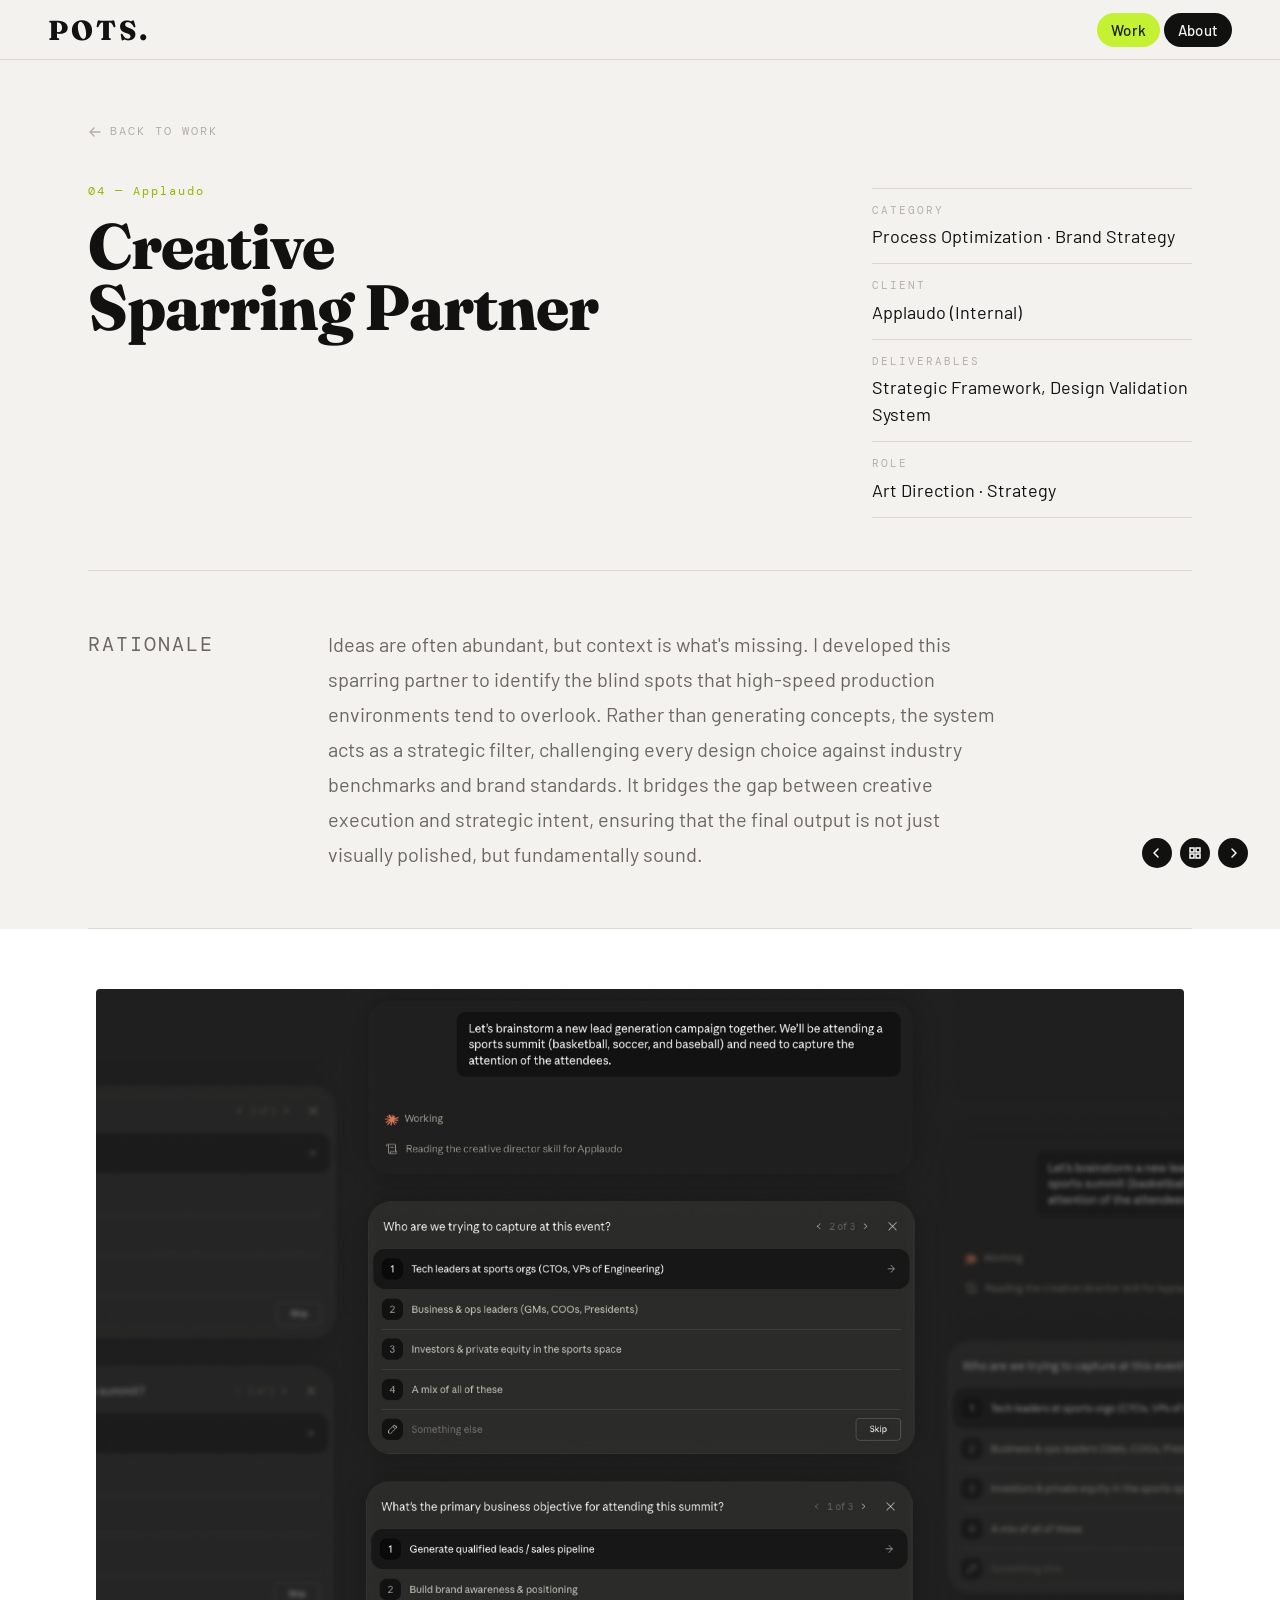
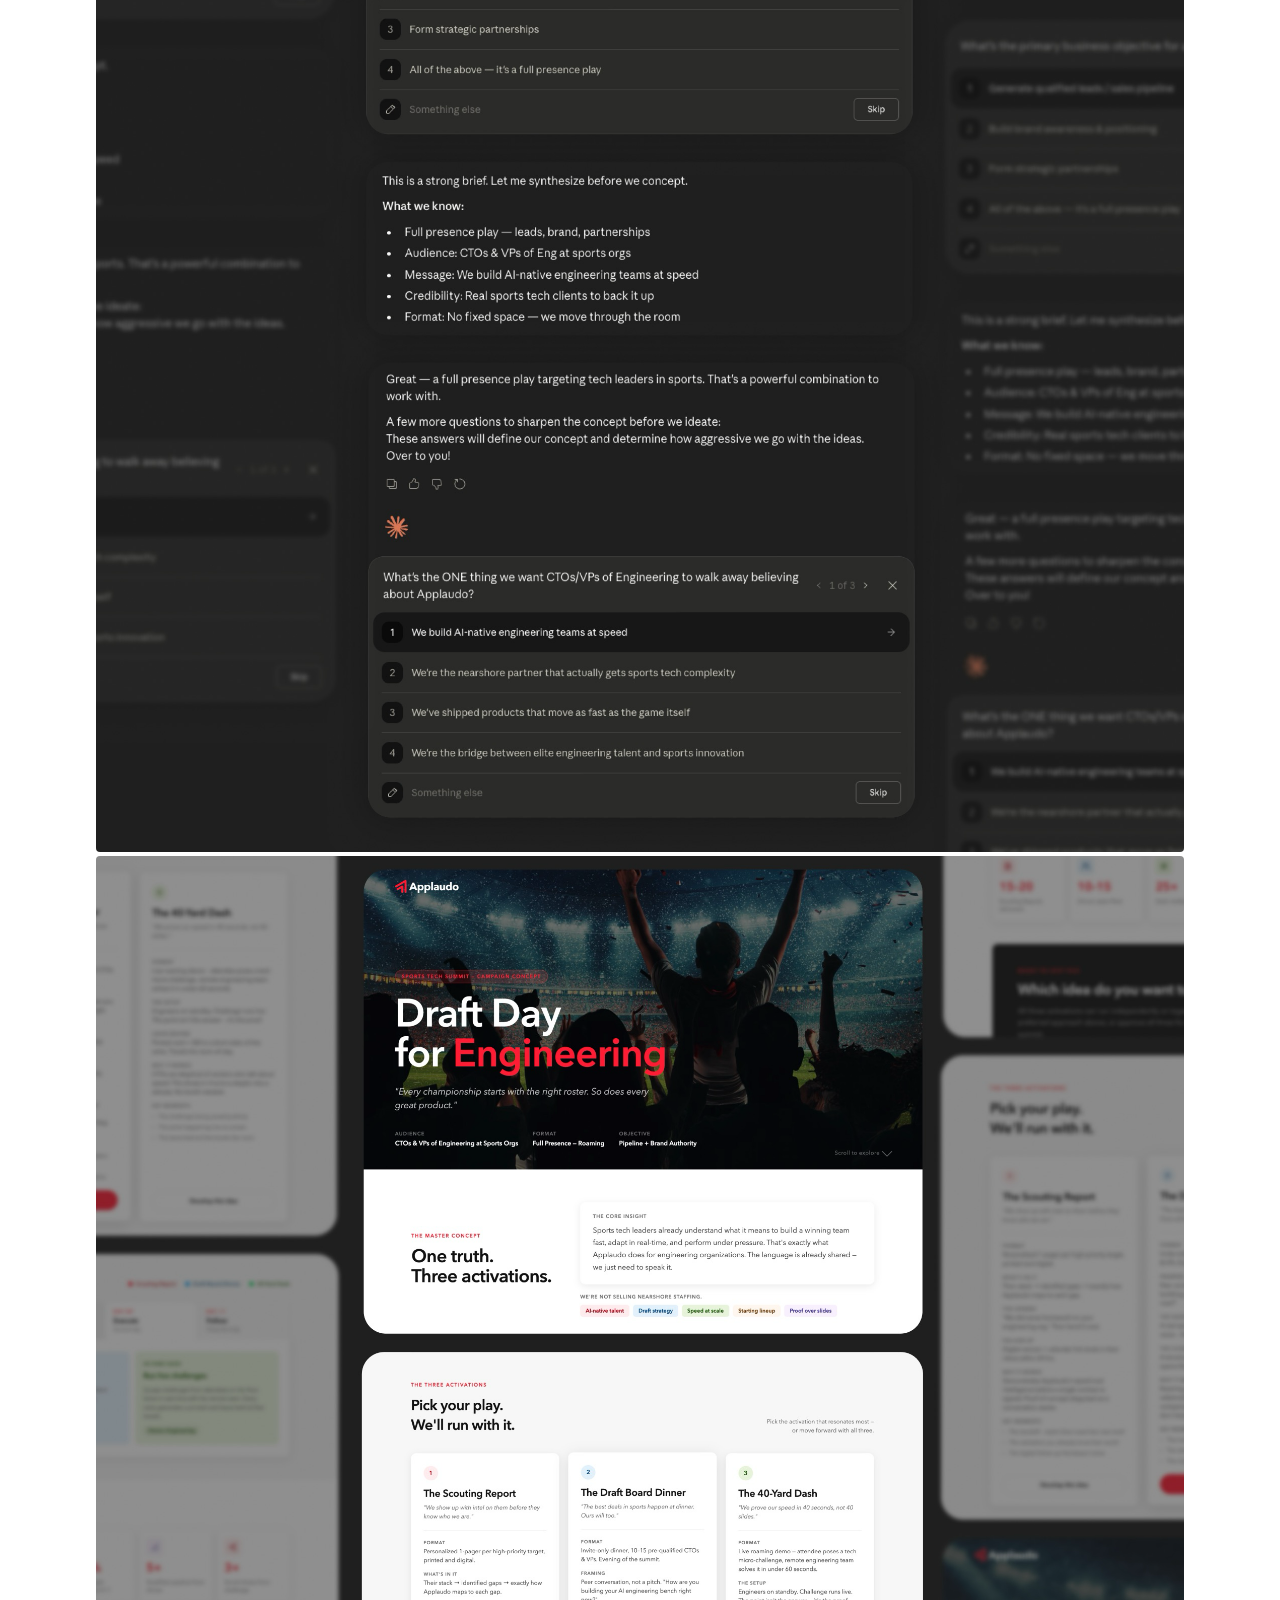
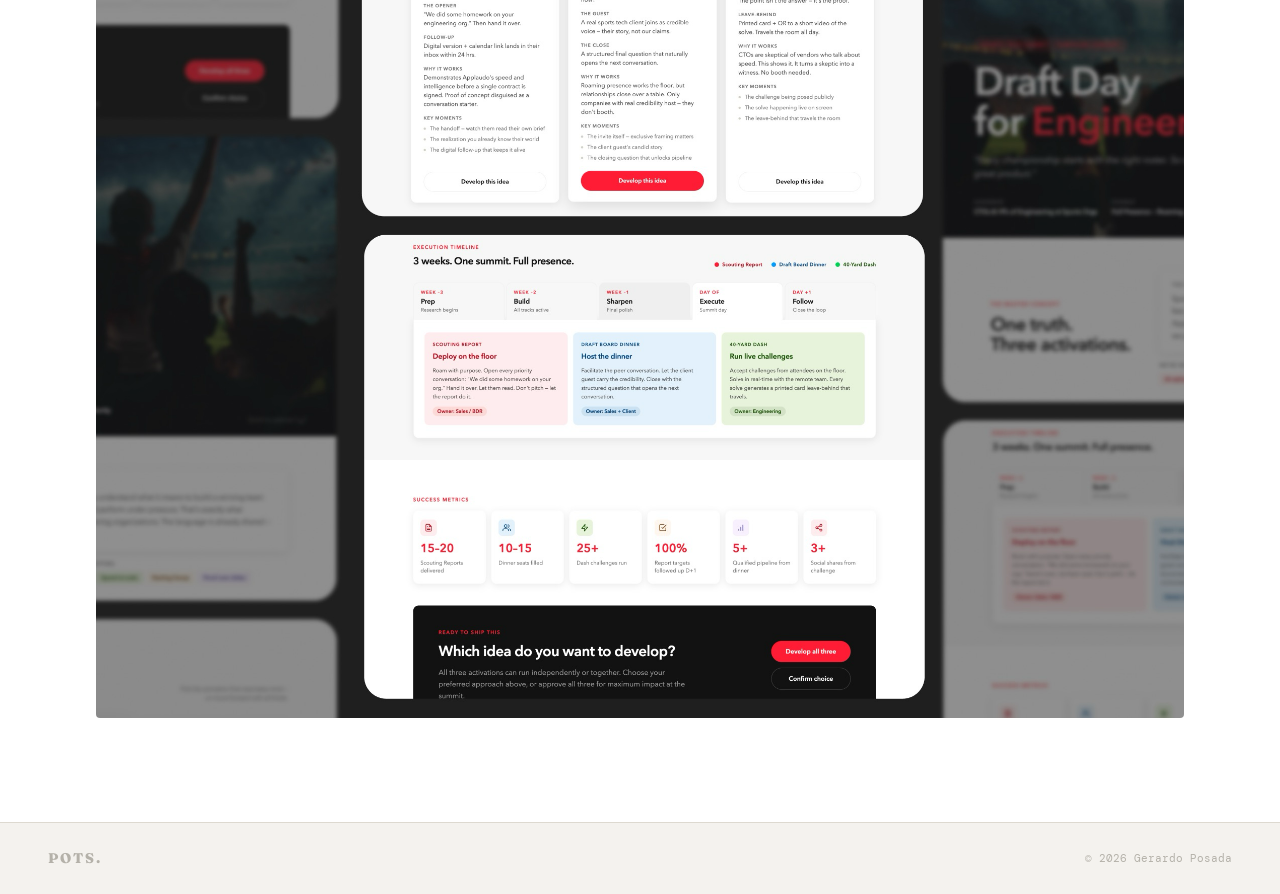
<file: sparring.html>
<!DOCTYPE html>
<html lang="en">
<head>
<meta charset="UTF-8">
<meta name="viewport" content="width=device-width,initial-scale=1">
<title>POTS — Design Portfolio</title>
<link rel="preconnect" href="https://fonts.googleapis.com">
<link href="https://fonts.googleapis.com/css2?family=Fraunces:opsz,wght@9..144,400;9..144,500;9..144,600;9..144,700;9..144,800&family=Barlow:wght@300;400;500&family=DM+Mono:wght@400;500&display=swap" rel="stylesheet">
<link rel="stylesheet" href="css/style.css">
</head>
<body>
<!-- NAV -->
<nav>
  <a href="index.html" class="nav-logo">POTS<span>.</span></a>
  <ul class="nav-links">
    <li><a href="index.html" class="nav-about-btn active">Work</a></li>
    <li><a href="about.html" class="nav-about-btn">About</a></li>
  </ul>
</nav>

<div class="page proj-page" id="sparring">
<div class="wrap">
  <div class="proj-header">
    <a href="index.html" class="proj-back">
      <svg width="14" height="14" viewBox="0 0 14 14" fill="none"><path d="M12 7H2M6 3L2 7l4 4" stroke="currentColor" stroke-width="1.4" stroke-linecap="round" stroke-linejoin="round"/></svg>
      Back to work
    </a>
    <div class="proj-header-grid">
      <div>
        <p class="proj-num">04 — Applaudo</p>
        <h2 class="proj-title">Creative<br>Sparring Partner</h2>
      </div>
      <div class="meta-block">
        <div class="meta-row"><div class="meta-key">Category</div><div class="meta-val">Process Optimization · Brand Strategy</div></div>
        <div class="meta-row"><div class="meta-key">Client</div><div class="meta-val">Applaudo (Internal)</div></div>
        <div class="meta-row"><div class="meta-key">Deliverables</div><div class="meta-val">Strategic Framework, Design Validation System</div></div>
        <div class="meta-row"><div class="meta-key">Role</div><div class="meta-val">Art Direction · Strategy</div></div>
      </div>
    </div>
  </div>

  <div class="rational">
    <div class="rational-grid">
      <p class="label">Rationale</p>
      <p>Ideas are often abundant, but context is what's missing. I developed this sparring partner to identify the blind spots that high-speed production environments tend to overlook. Rather than generating concepts, the system acts as a strategic filter, challenging every design choice against industry benchmarks and brand standards. It bridges the gap between creative execution and strategic intent, ensuring that the final output is not just visually polished, but fundamentally sound.</p>
    </div>
  </div>

</div>
</div>

<div class="proj-images">
  <div class="wrap">
    <div class="img-row cols-1" style="margin-bottom:4px;">
      <div class="img-nat"><img src="assets/Creative Director/Creative-2.png" alt="Creative Sparring Partner 2"></div>
    </div>
    <div class="img-row cols-1" style="margin-bottom:4px;">
      <div class="img-nat"><img src="assets/Creative Director/Creative-1.png" alt="Creative Sparring Partner 1"></div>
    </div>
  </div>
</div>

<!-- PROJECT NAVIGATION -->
<div class="proj-nav" id="projNav">
  <a href="referral.html">
    <svg width="14" height="14" viewBox="0 0 14 14" fill="none"><path d="M8 3L4 7l4 4" stroke="currentColor" stroke-width="1.5" stroke-linecap="round" stroke-linejoin="round"/></svg>
    <span class="nav-label">Previous</span>
  </a>
  <a href="index.html#work">
    <svg width="14" height="14" viewBox="0 0 14 14" fill="none"><rect x="2" y="2" width="4" height="4" stroke="currentColor" stroke-width="1.5"/><rect x="8" y="2" width="4" height="4" stroke="currentColor" stroke-width="1.5"/><rect x="2" y="8" width="4" height="4" stroke="currentColor" stroke-width="1.5"/><rect x="8" y="8" width="4" height="4" stroke="currentColor" stroke-width="1.5"/></svg>
    <span class="nav-label">All projects</span>
  </a>
  <a href="summit.html">
    <span class="nav-label">Next</span>
    <svg width="14" height="14" viewBox="0 0 14 14" fill="none"><path d="M6 3l4 4-4 4" stroke="currentColor" stroke-width="1.5" stroke-linecap="round" stroke-linejoin="round"/></svg>
  </a>
</div>

<footer>
  <span class="footer-logo">POTS.</span>
  <span class="footer-copy">© 2026 Gerardo Posada</span>
</footer>
<script>
const projNav = document.getElementById('projNav');
if (projNav) {
  document.addEventListener('mousemove', (e) => {
    const rect = projNav.getBoundingClientRect();
    const navCenterX = rect.left + rect.width / 2;
    const navCenterY = rect.top + rect.height / 2;
    const distance = Math.sqrt(Math.pow(e.clientX - navCenterX, 2) + Math.pow(e.clientY - navCenterY, 2));
    
    if (distance < 300) {
      projNav.classList.add('show-labels');
    } else {
      projNav.classList.remove('show-labels');
    }
  });
}
</script>
</body>
</html>
</file>
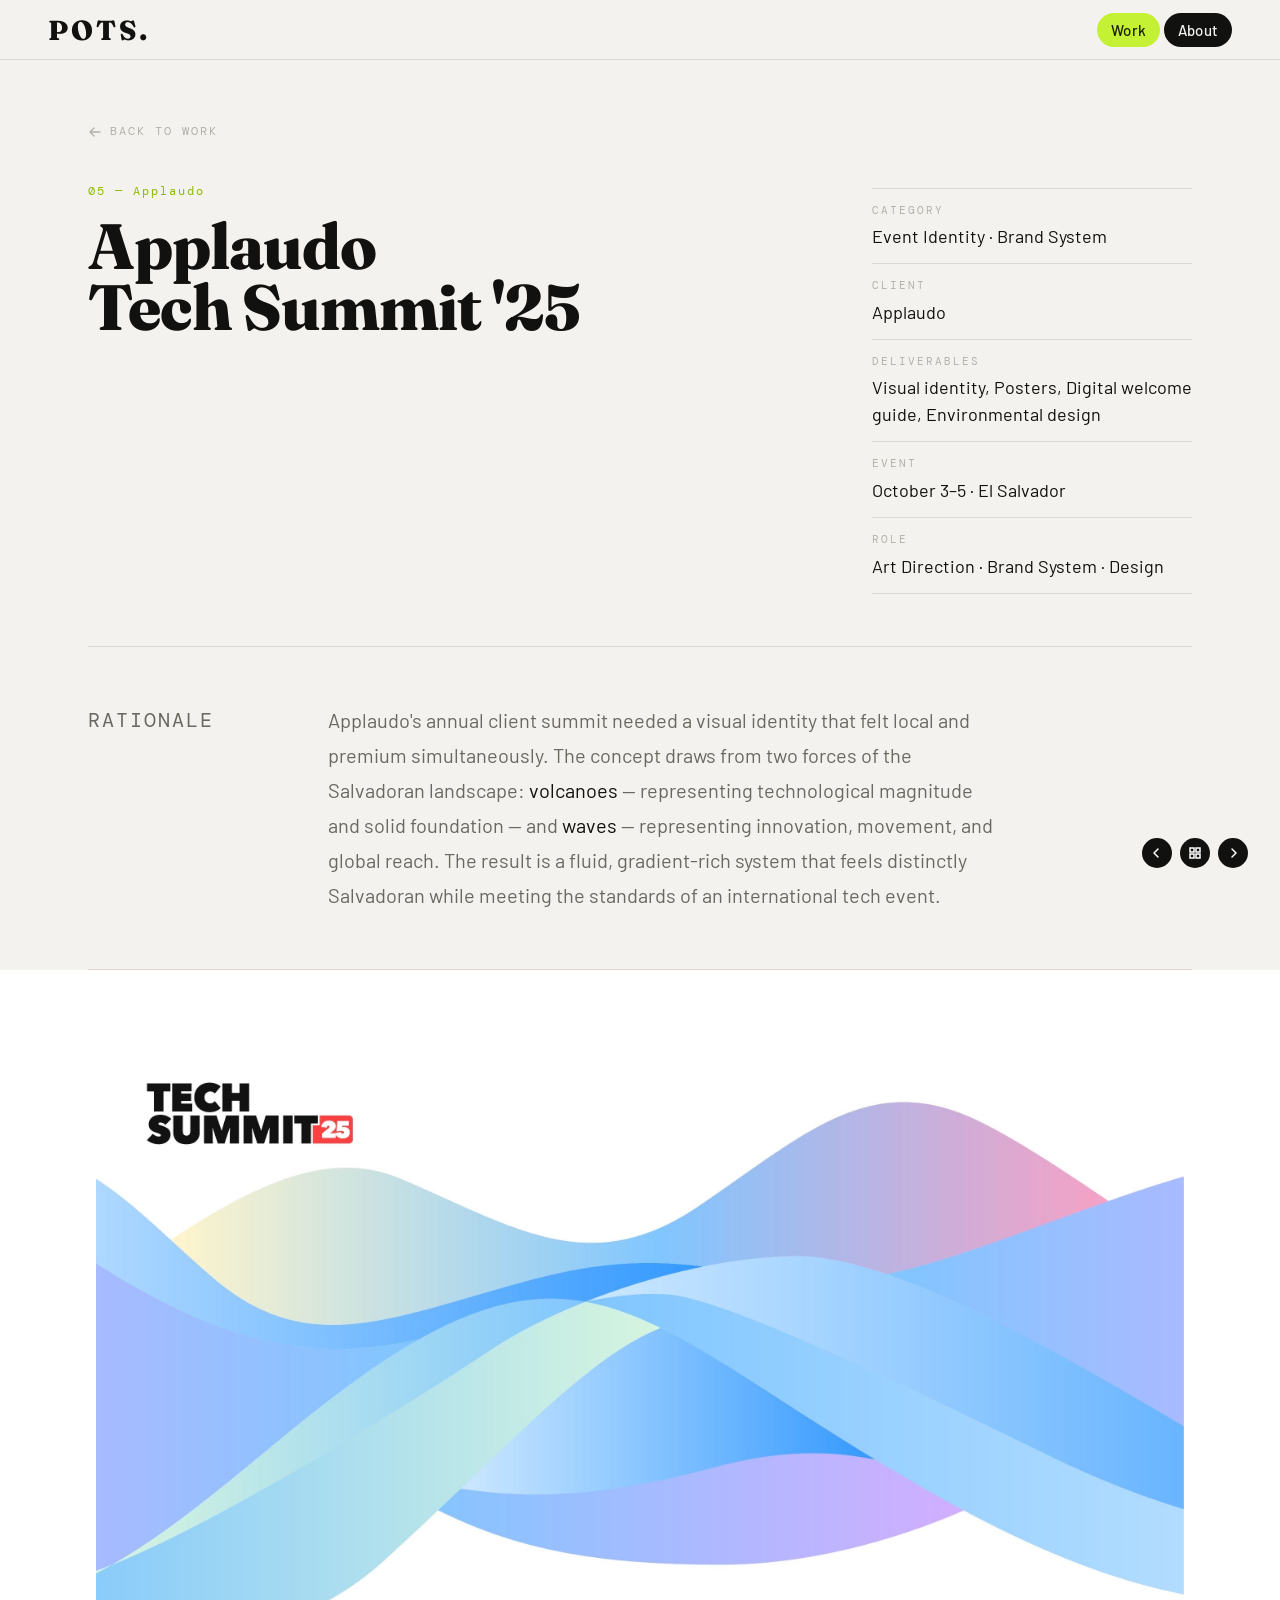
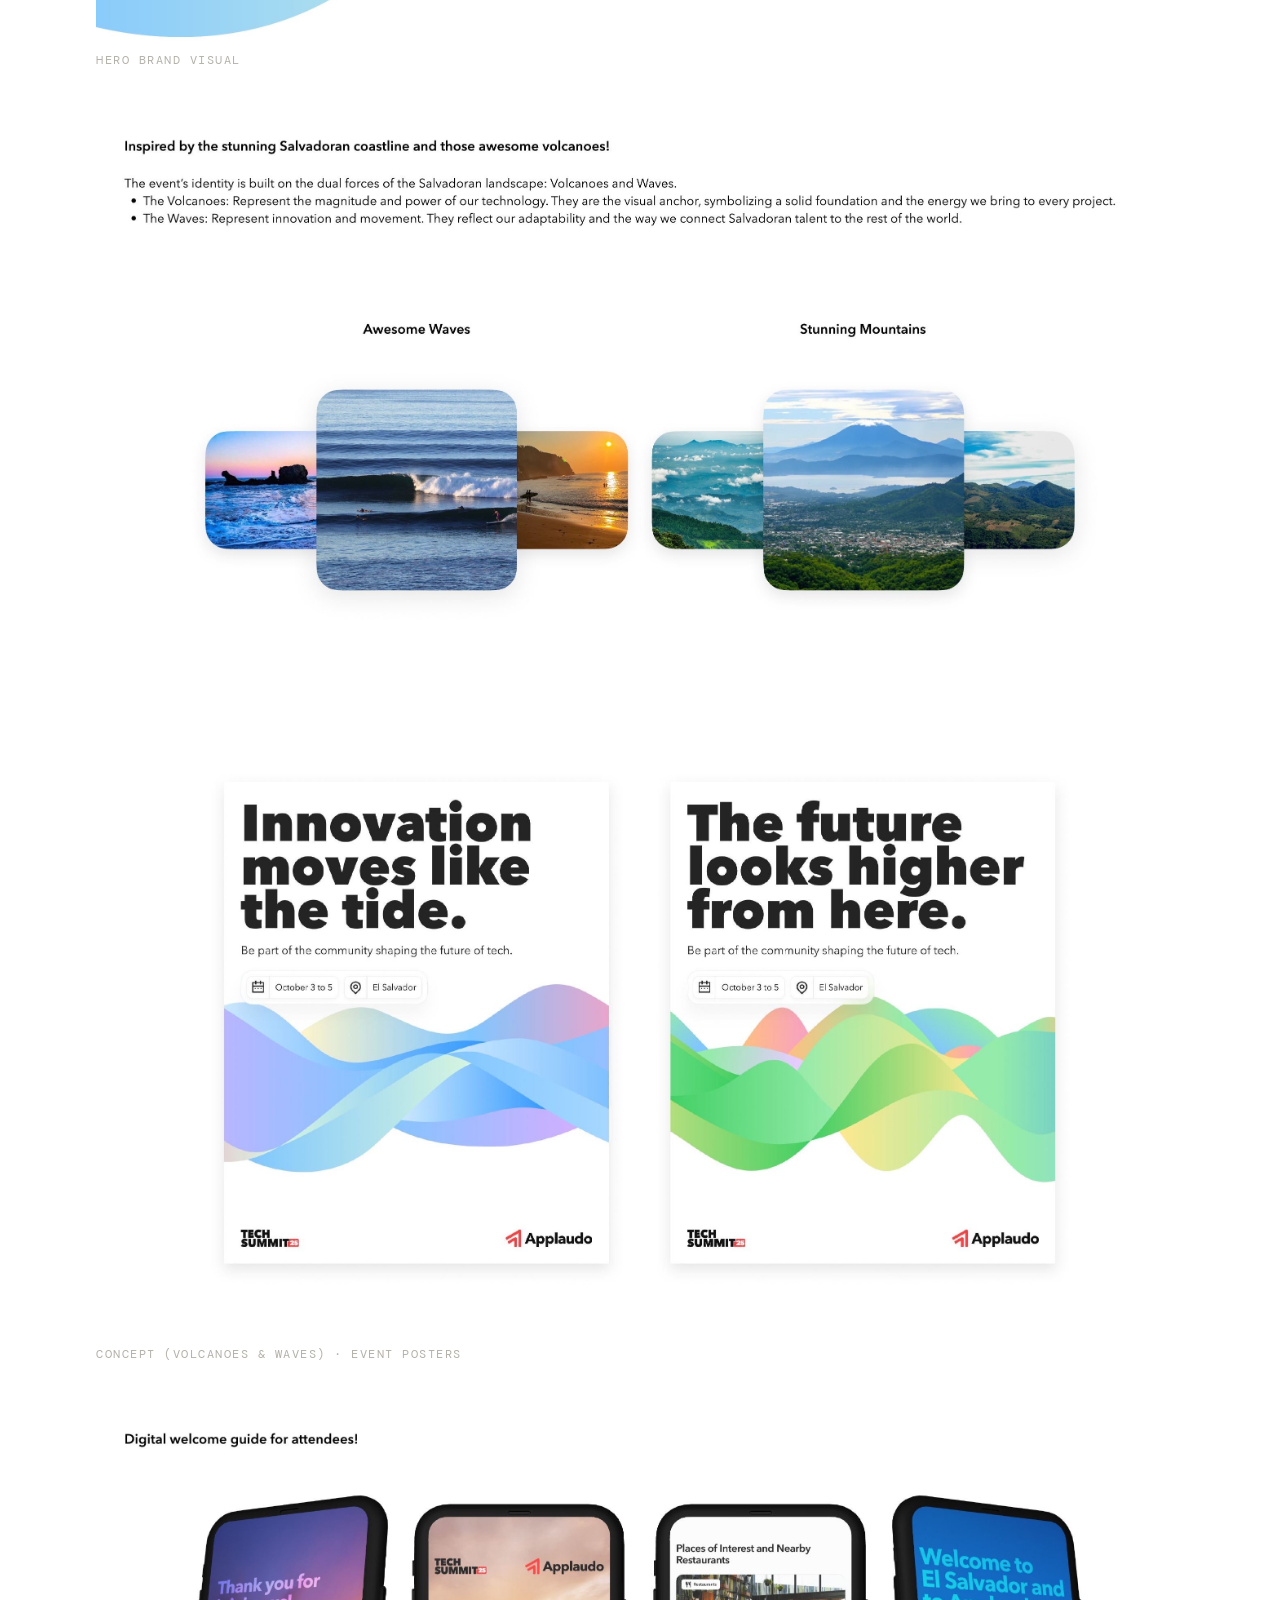
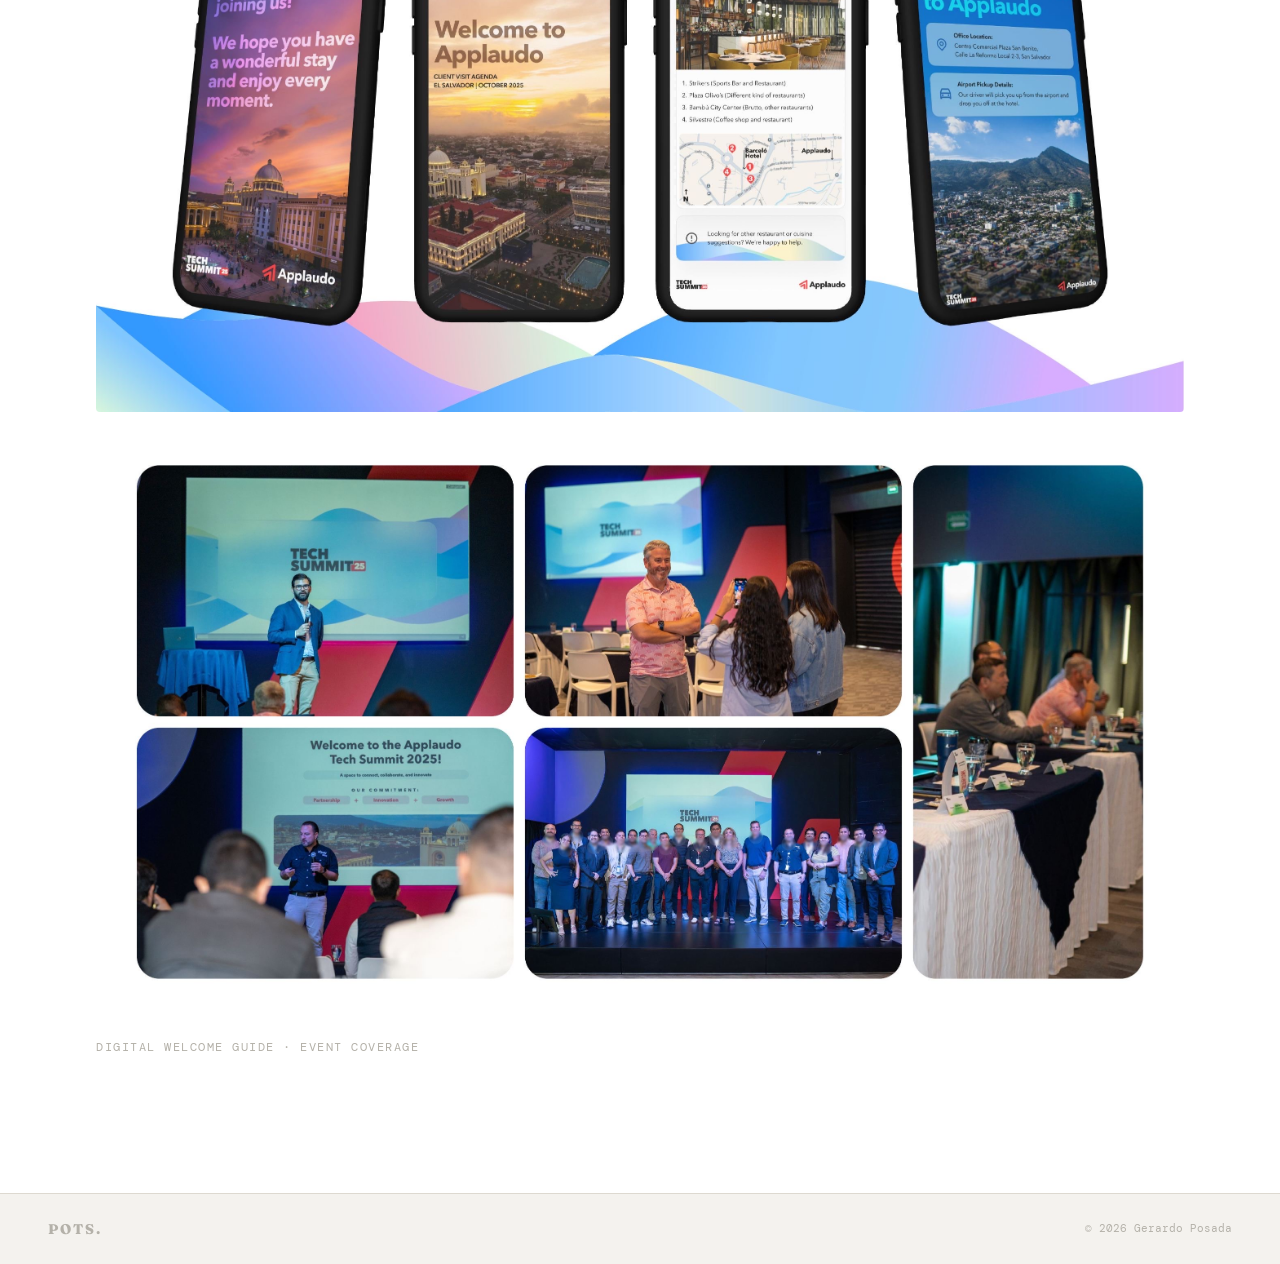
<file: summit.html>
<!DOCTYPE html>
<html lang="en">
<head>
<meta charset="UTF-8">
<meta name="viewport" content="width=device-width,initial-scale=1">
<title>POTS — Design Portfolio</title>
<link rel="preconnect" href="https://fonts.googleapis.com">
<link href="https://fonts.googleapis.com/css2?family=Fraunces:opsz,wght@9..144,400;9..144,500;9..144,600;9..144,700;9..144,800&family=Barlow:wght@300;400;500&family=DM+Mono:wght@400;500&display=swap" rel="stylesheet">
<link rel="stylesheet" href="css/style.css"></head><body>
<nav><a href="index.html" class="nav-logo">POTS<span>.</span></a><ul class="nav-links"><li><a href="index.html" class="nav-about-btn active">Work</a></li><li><a href="about.html" class="nav-about-btn">About</a></li></ul></nav>
<div class="page proj-page" id="summit">
<div class="wrap">
  <div class="proj-header">
    <a href="index.html" class="proj-back" onclick="showPage('home')">
      <svg width="14" height="14" viewBox="0 0 14 14" fill="none"><path d="M12 7H2M6 3L2 7l4 4" stroke="currentColor" stroke-width="1.4" stroke-linecap="round" stroke-linejoin="round"/></svg>
      Back to work
    </a>
    <div class="proj-header-grid">
      <div>
        <p class="proj-num">05 — Applaudo</p>
        <h2 class="proj-title">Applaudo<br>Tech Summit '25</h2>
      </div>
      <div class="meta-block">
        <div class="meta-row"><div class="meta-key">Category</div><div class="meta-val">Event Identity · Brand System</div></div>
        <div class="meta-row"><div class="meta-key">Client</div><div class="meta-val">Applaudo</div></div>
        <div class="meta-row"><div class="meta-key">Deliverables</div><div class="meta-val">Visual identity, Posters, Digital welcome guide, Environmental design</div></div>
        <div class="meta-row"><div class="meta-key">Event</div><div class="meta-val">October 3–5 · El Salvador</div></div>
        <div class="meta-row"><div class="meta-key">Role</div><div class="meta-val">Art Direction · Brand System · Design</div></div>
      </div>
    </div>
  </div>

  <div class="rational">
    <div class="rational-grid">
      <p class="label">Rationale</p>
      <p>Applaudo's annual client summit needed a visual identity that felt local and premium simultaneously. The concept draws from two forces of the Salvadoran landscape: <em>volcanoes</em> — representing technological magnitude and solid foundation — and <em>waves</em> — representing innovation, movement, and global reach. The result is a fluid, gradient-rich system that feels distinctly Salvadoran while meeting the standards of an international tech event.</p>
    </div>
  </div>

</div>
</div>

<div class="proj-images">
  <div class="wrap">
    <div class="img-row cols-1" style="margin-bottom:4px;">
      <div class="img-nat"><img src="assets/Tech Summit/summit-1.jpg" alt="Brand visual"></div>
    </div>
    <p class="img-cap">Hero brand visual</p>
    <div class="img-row cols-1" style="margin-bottom:4px;">
      <div class="img-nat"><img src="assets/Tech Summit/summit-2.jpg" alt="Concept"></div>
      <div class="img-nat"><img src="assets/Tech Summit/summit-3.jpg" alt="Posters"></div>
    </div>
    <p class="img-cap">Concept (volcanoes &amp; waves) · Event posters</p>
    <div class="img-row cols-1" style="margin-bottom:4px;">
      <div class="img-nat"><img src="assets/Tech Summit/summit-4.jpg" alt="Digital guide"></div>
      <div class="img-nat"><img src="assets/Tech Summit/summit-5.jpg" alt="Event photos"></div>
    </div>
    <p class="img-cap">Digital welcome guide · Event coverage</p>
  </div>
</div>
<div class="proj-nav" id="projNav">
  <a href="sparring.html">
    <svg width="14" height="14" viewBox="0 0 14 14" fill="none"><path d="M8 3L4 7l4 4" stroke="currentColor" stroke-width="1.5" stroke-linecap="round" stroke-linejoin="round"/></svg>
    <span class="nav-label">Previous</span>
  </a>
  <a href="index.html#work">
    <svg width="14" height="14" viewBox="0 0 14 14" fill="none"><rect x="2" y="2" width="4" height="4" stroke="currentColor" stroke-width="1.5"/><rect x="8" y="2" width="4" height="4" stroke="currentColor" stroke-width="1.5"/><rect x="2" y="8" width="4" height="4" stroke="currentColor" stroke-width="1.5"/><rect x="8" y="8" width="4" height="4" stroke="currentColor" stroke-width="1.5"/></svg>
    <span class="nav-label">All projects</span>
  </a>
  <a href="avianca.html">
    <span class="nav-label">Next</span>
    <svg width="14" height="14" viewBox="0 0 14 14" fill="none"><path d="M6 3l4 4-4 4" stroke="currentColor" stroke-width="1.5" stroke-linecap="round" stroke-linejoin="round"/></svg>
  </a>
</div>
<footer><span class="footer-logo">POTS.</span><span class="footer-copy">© 2026 Gerardo Posada</span></footer>
<script>
const projNav = document.getElementById('projNav');
if (projNav) {
  document.addEventListener('mousemove', (e) => {
    const rect = projNav.getBoundingClientRect();
    const navCenterX = rect.left + rect.width / 2;
    const navCenterY = rect.top + rect.height / 2;
    const distance = Math.sqrt(Math.pow(e.clientX - navCenterX, 2) + Math.pow(e.clientY - navCenterY, 2));
    
    if (distance < 300) {
      projNav.classList.add('show-labels');
    } else {
      projNav.classList.remove('show-labels');
    }
  });
}
</script>
</body></html>
</file>
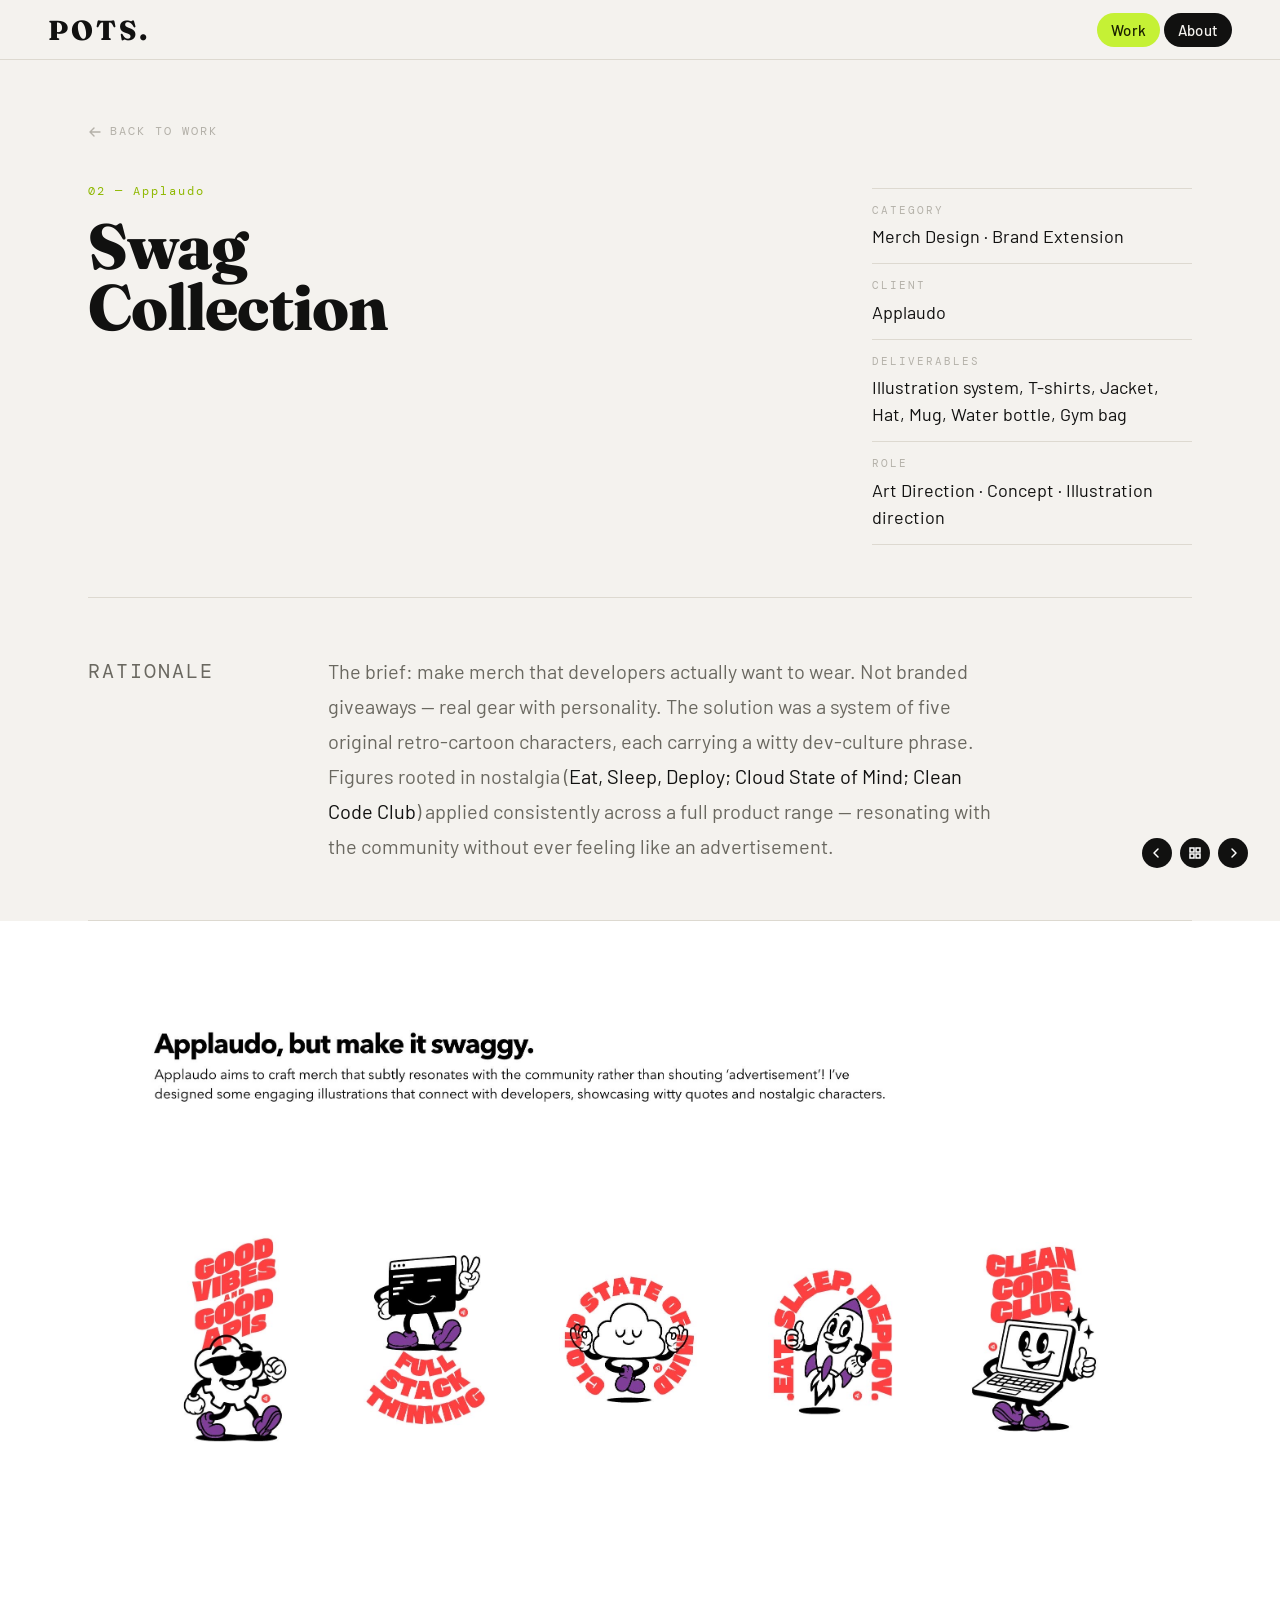
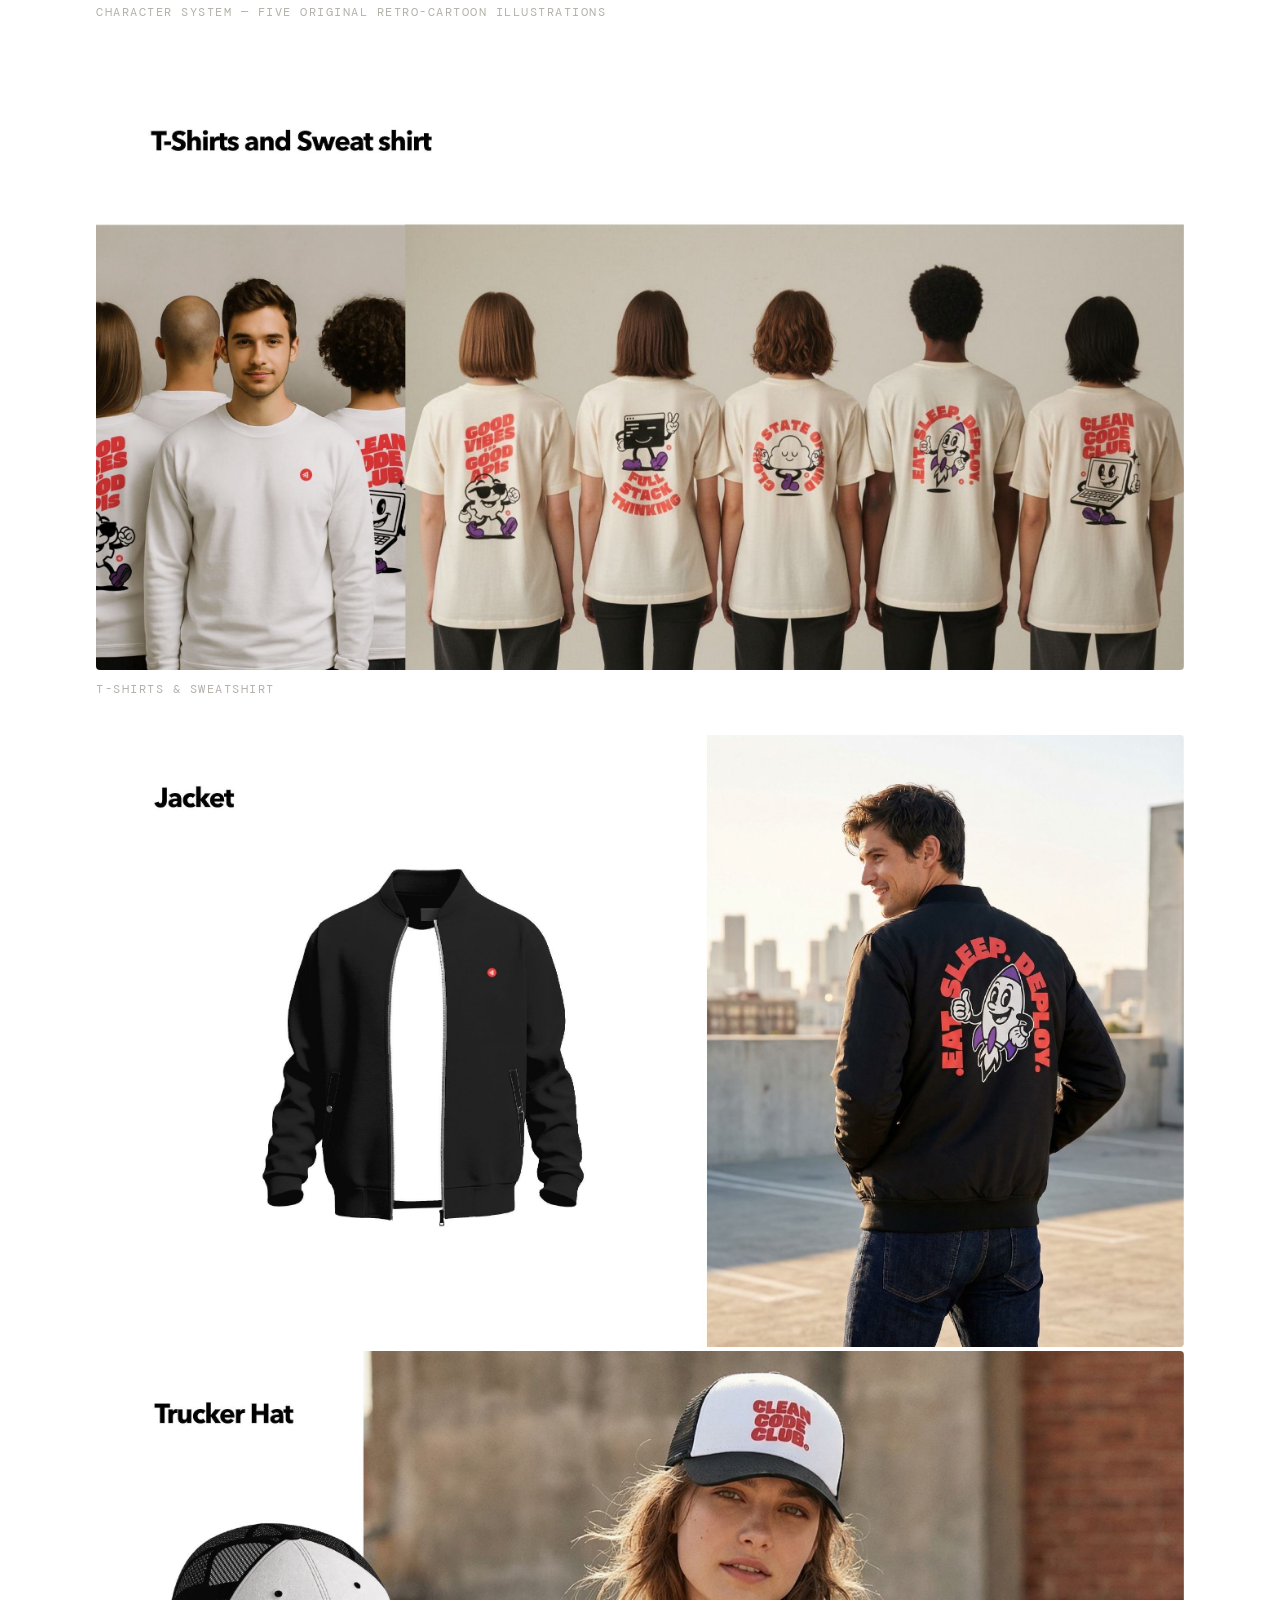
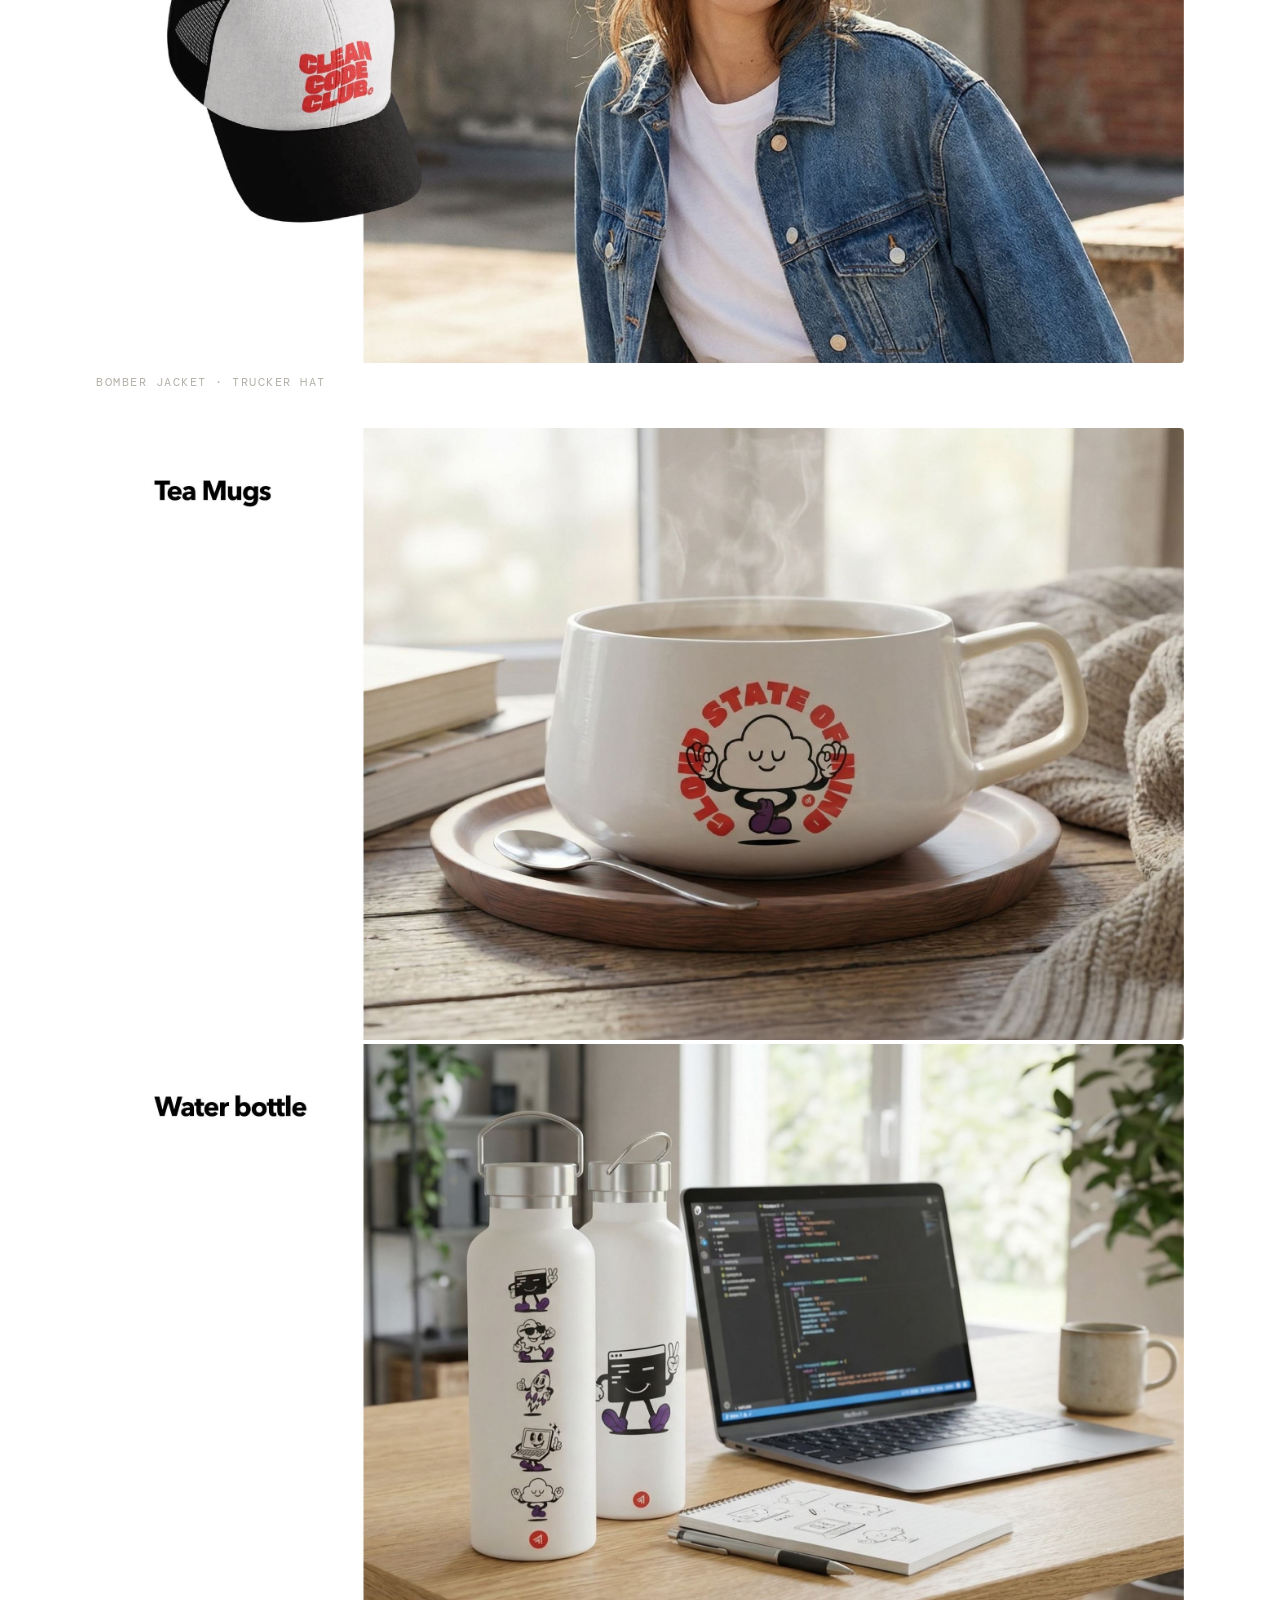
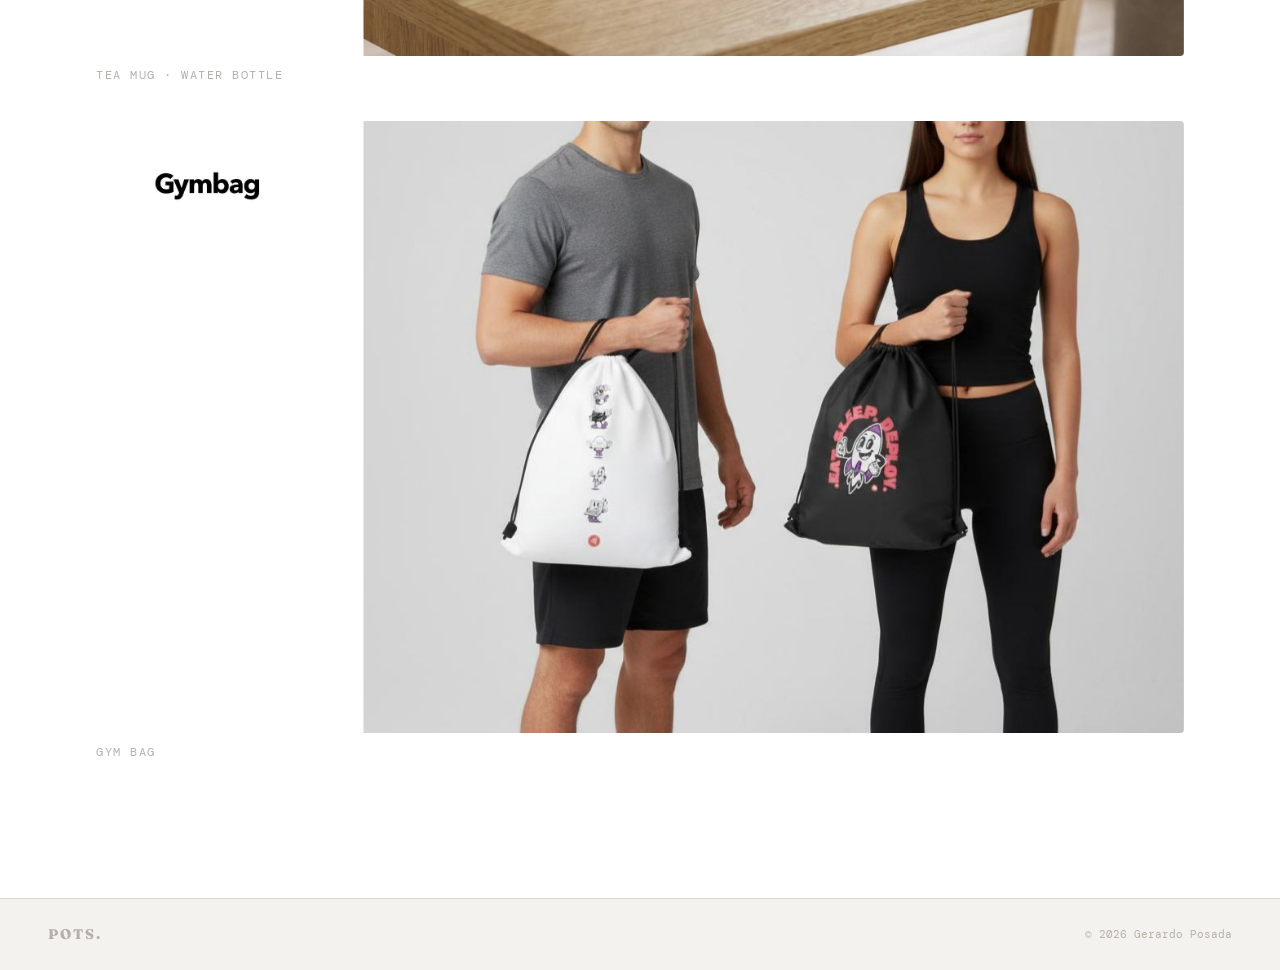
<file: swag.html>
<!DOCTYPE html>
<html lang="en">
<head>
<meta charset="UTF-8">
<meta name="viewport" content="width=device-width,initial-scale=1">
<title>POTS — Design Portfolio</title>
<link rel="preconnect" href="https://fonts.googleapis.com">
<link href="https://fonts.googleapis.com/css2?family=Fraunces:opsz,wght@9..144,400;9..144,500;9..144,600;9..144,700;9..144,800&family=Barlow:wght@300;400;500&family=DM+Mono:wght@400;500&display=swap" rel="stylesheet">
<link rel="stylesheet" href="css/style.css"></head><body>
<nav><a href="index.html" class="nav-logo">POTS<span>.</span></a><ul class="nav-links"><li><a href="index.html" class="nav-about-btn active">Work</a></li><li><a href="about.html" class="nav-about-btn">About</a></li></ul></nav>
<div class="page proj-page" id="merch">
<div class="wrap">
  <div class="proj-header">
    <a href="index.html" class="proj-back" onclick="showPage('home')">
      <svg width="14" height="14" viewBox="0 0 14 14" fill="none"><path d="M12 7H2M6 3L2 7l4 4" stroke="currentColor" stroke-width="1.4" stroke-linecap="round" stroke-linejoin="round"/></svg>
      Back to work
    </a>
    <div class="proj-header-grid">
      <div>
        <p class="proj-num">02 — Applaudo</p>
        <h2 class="proj-title">Swag<br>Collection</h2>
      </div>
      <div class="meta-block">
        <div class="meta-row"><div class="meta-key">Category</div><div class="meta-val">Merch Design · Brand Extension</div></div>
        <div class="meta-row"><div class="meta-key">Client</div><div class="meta-val">Applaudo</div></div>
        <div class="meta-row"><div class="meta-key">Deliverables</div><div class="meta-val">Illustration system, T-shirts, Jacket, Hat, Mug, Water bottle, Gym bag</div></div>
        <div class="meta-row"><div class="meta-key">Role</div><div class="meta-val">Art Direction · Concept · Illustration direction</div></div>
      </div>
    </div>
  </div>

  <div class="rational">
    <div class="rational-grid">
      <p class="label">Rationale</p>
      <p>The brief: make merch that developers actually want to wear. Not branded giveaways — real gear with personality. The solution was a system of five original retro-cartoon characters, each carrying a witty dev-culture phrase. Figures rooted in nostalgia (<em>Eat, Sleep, Deploy; Cloud State of Mind; Clean Code Club</em>) applied consistently across a full product range — resonating with the community without ever feeling like an advertisement.</p>
    </div>
  </div>

</div>
</div>

<div class="proj-images">
  <div class="wrap">
    <div class="img-row cols-1" style="margin-bottom:4px;">
      <div class="img-nat"><img src="assets/Applaudo Swag Collection/swag-1.jpg" alt="Character illustrations"></div>
    </div>
    <p class="img-cap">Character system — five original retro-cartoon illustrations</p>
    <div class="img-row cols-1" style="margin-bottom:4px;">
      <div class="img-nat"><img src="assets/Applaudo Swag Collection/swag-2.jpg" alt="T-shirts"></div>
    </div>
    <p class="img-cap">T-shirts &amp; sweatshirt</p>
    <div class="img-row cols-1" style="margin-bottom:4px;">
      <div class="img-nat"><img src="assets/Applaudo Swag Collection/swag-3.jpg" alt="Jacket"></div>
      <div class="img-nat"><img src="assets/Applaudo Swag Collection/swag-4.jpg" alt="Hat"></div>
    </div>
    <p class="img-cap">Bomber jacket · Trucker hat</p>
    <div class="img-row cols-1" style="margin-bottom:4px;">
      <div class="img-nat"><img src="assets/Applaudo Swag Collection/swag-5.jpg" alt="Mug"></div>
      <div class="img-nat"><img src="assets/Applaudo Swag Collection/swag-6.jpg" alt="Bottle"></div>
    </div>
    <p class="img-cap">Tea mug · Water bottle</p>
    <div class="img-row cols-1">
      <div class="img-nat"><img src="assets/Applaudo Swag Collection/swag-7.jpg" alt="Gym bag"></div>
    </div>
    <p class="img-cap">Gym bag</p>
  </div>
</div>
<div class="proj-nav" id="projNav">
  <a href="tech.html">
    <svg width="14" height="14" viewBox="0 0 14 14" fill="none"><path d="M8 3L4 7l4 4" stroke="currentColor" stroke-width="1.5" stroke-linecap="round" stroke-linejoin="round"/></svg>
    <span class="nav-label">Previous</span>
  </a>
  <a href="index.html#work">
    <svg width="14" height="14" viewBox="0 0 14 14" fill="none"><rect x="2" y="2" width="4" height="4" stroke="currentColor" stroke-width="1.5"/><rect x="8" y="2" width="4" height="4" stroke="currentColor" stroke-width="1.5"/><rect x="2" y="8" width="4" height="4" stroke="currentColor" stroke-width="1.5"/><rect x="8" y="8" width="4" height="4" stroke="currentColor" stroke-width="1.5"/></svg>
    <span class="nav-label">All projects</span>
  </a>
  <a href="referral.html">
    <span class="nav-label">Next</span>
    <svg width="14" height="14" viewBox="0 0 14 14" fill="none"><path d="M6 3l4 4-4 4" stroke="currentColor" stroke-width="1.5" stroke-linecap="round" stroke-linejoin="round"/></svg>
  </a>
</div>
<footer><span class="footer-logo">POTS.</span><span class="footer-copy">© 2026 Gerardo Posada</span></footer>
<script>
const projNav = document.getElementById('projNav');
if (projNav) {
  document.addEventListener('mousemove', (e) => {
    const rect = projNav.getBoundingClientRect();
    const navCenterX = rect.left + rect.width / 2;
    const navCenterY = rect.top + rect.height / 2;
    const distance = Math.sqrt(Math.pow(e.clientX - navCenterX, 2) + Math.pow(e.clientY - navCenterY, 2));
    
    if (distance < 300) {
      projNav.classList.add('show-labels');
    } else {
      projNav.classList.remove('show-labels');
    }
  });
}
</script>
</body></html>
</file>
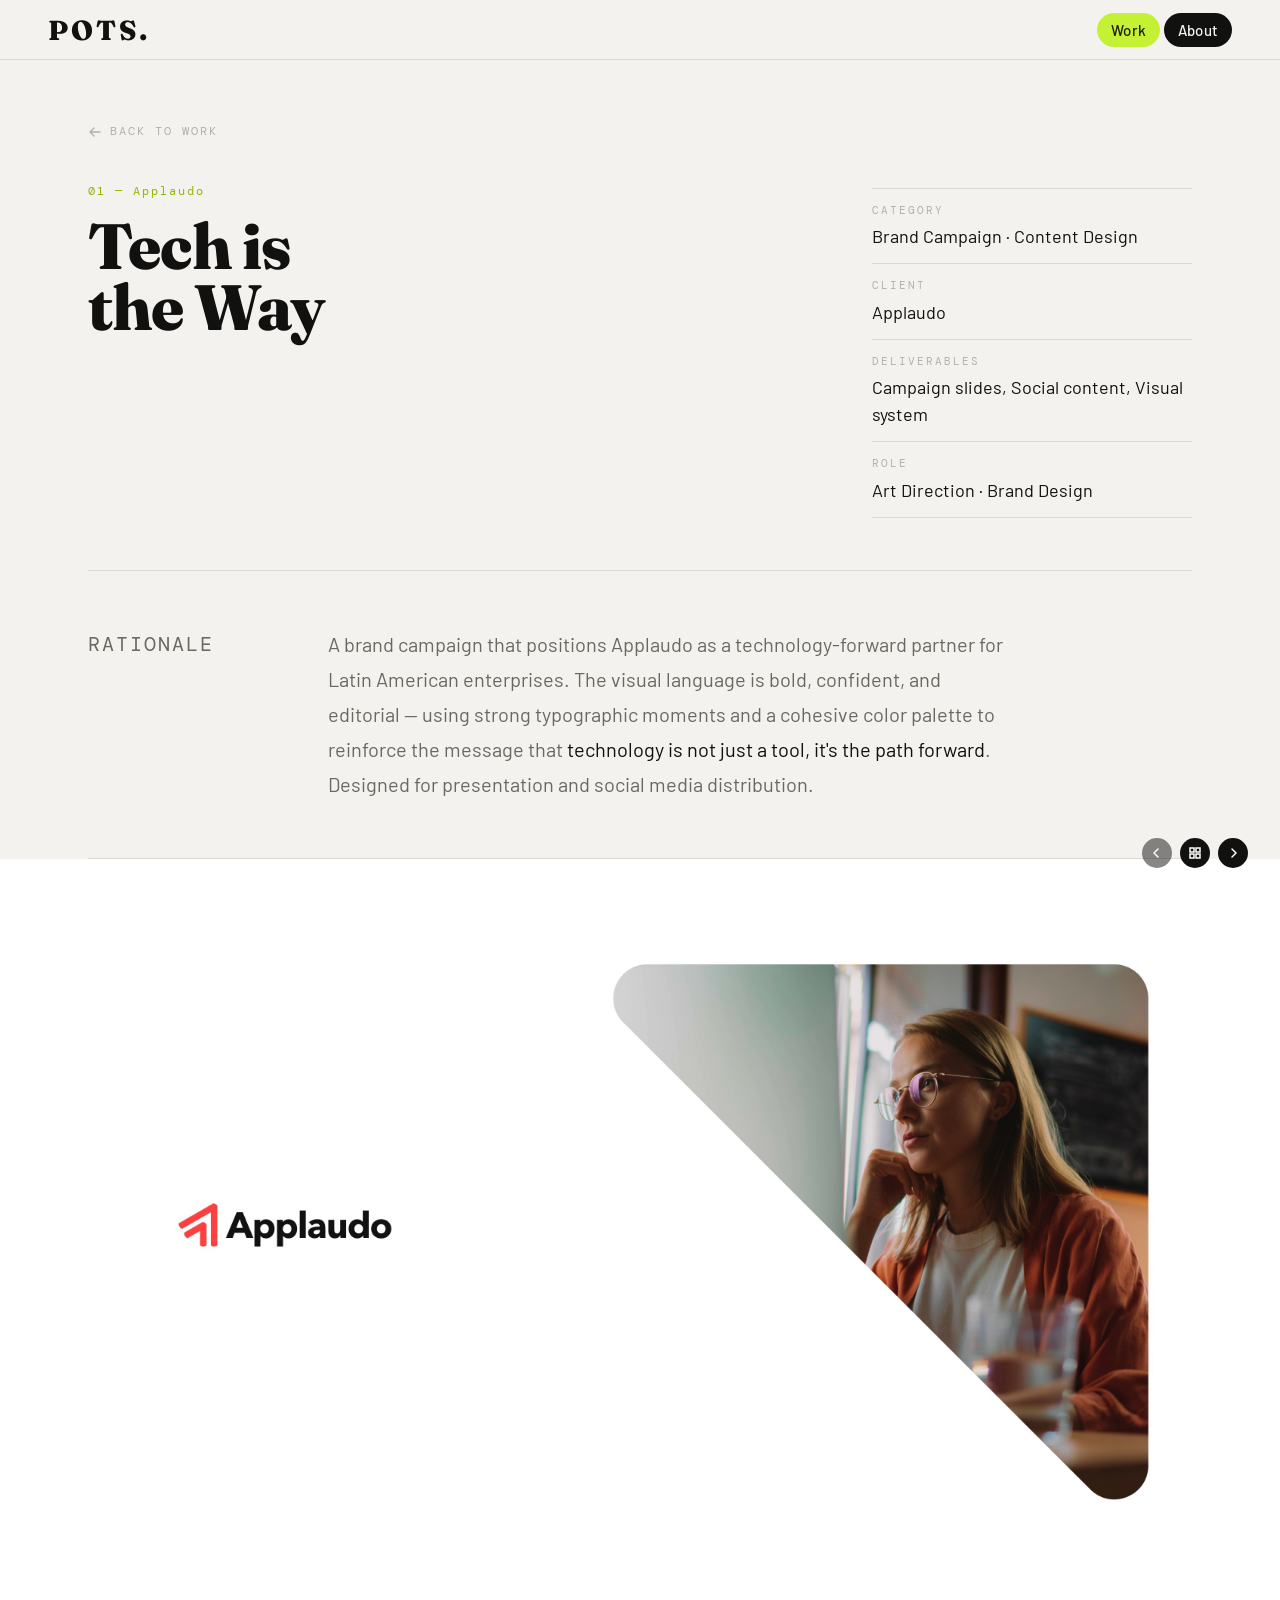
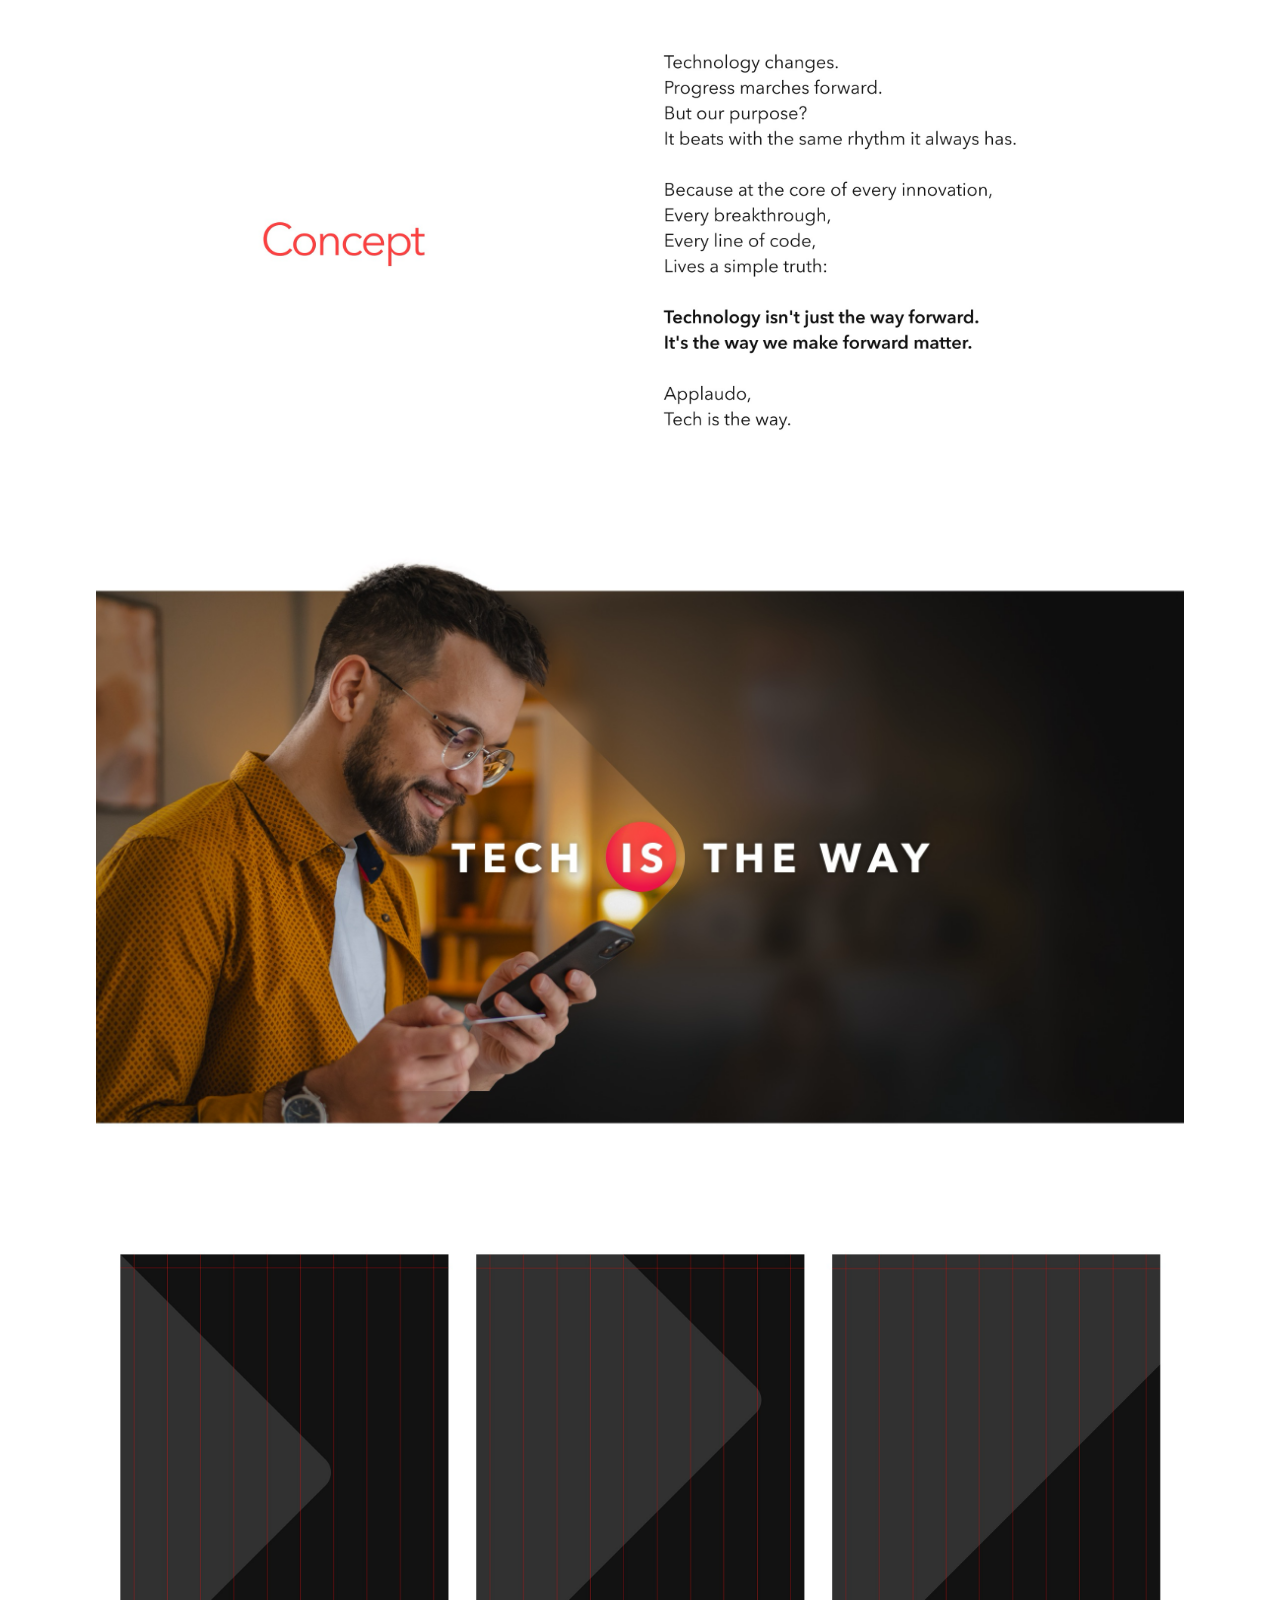
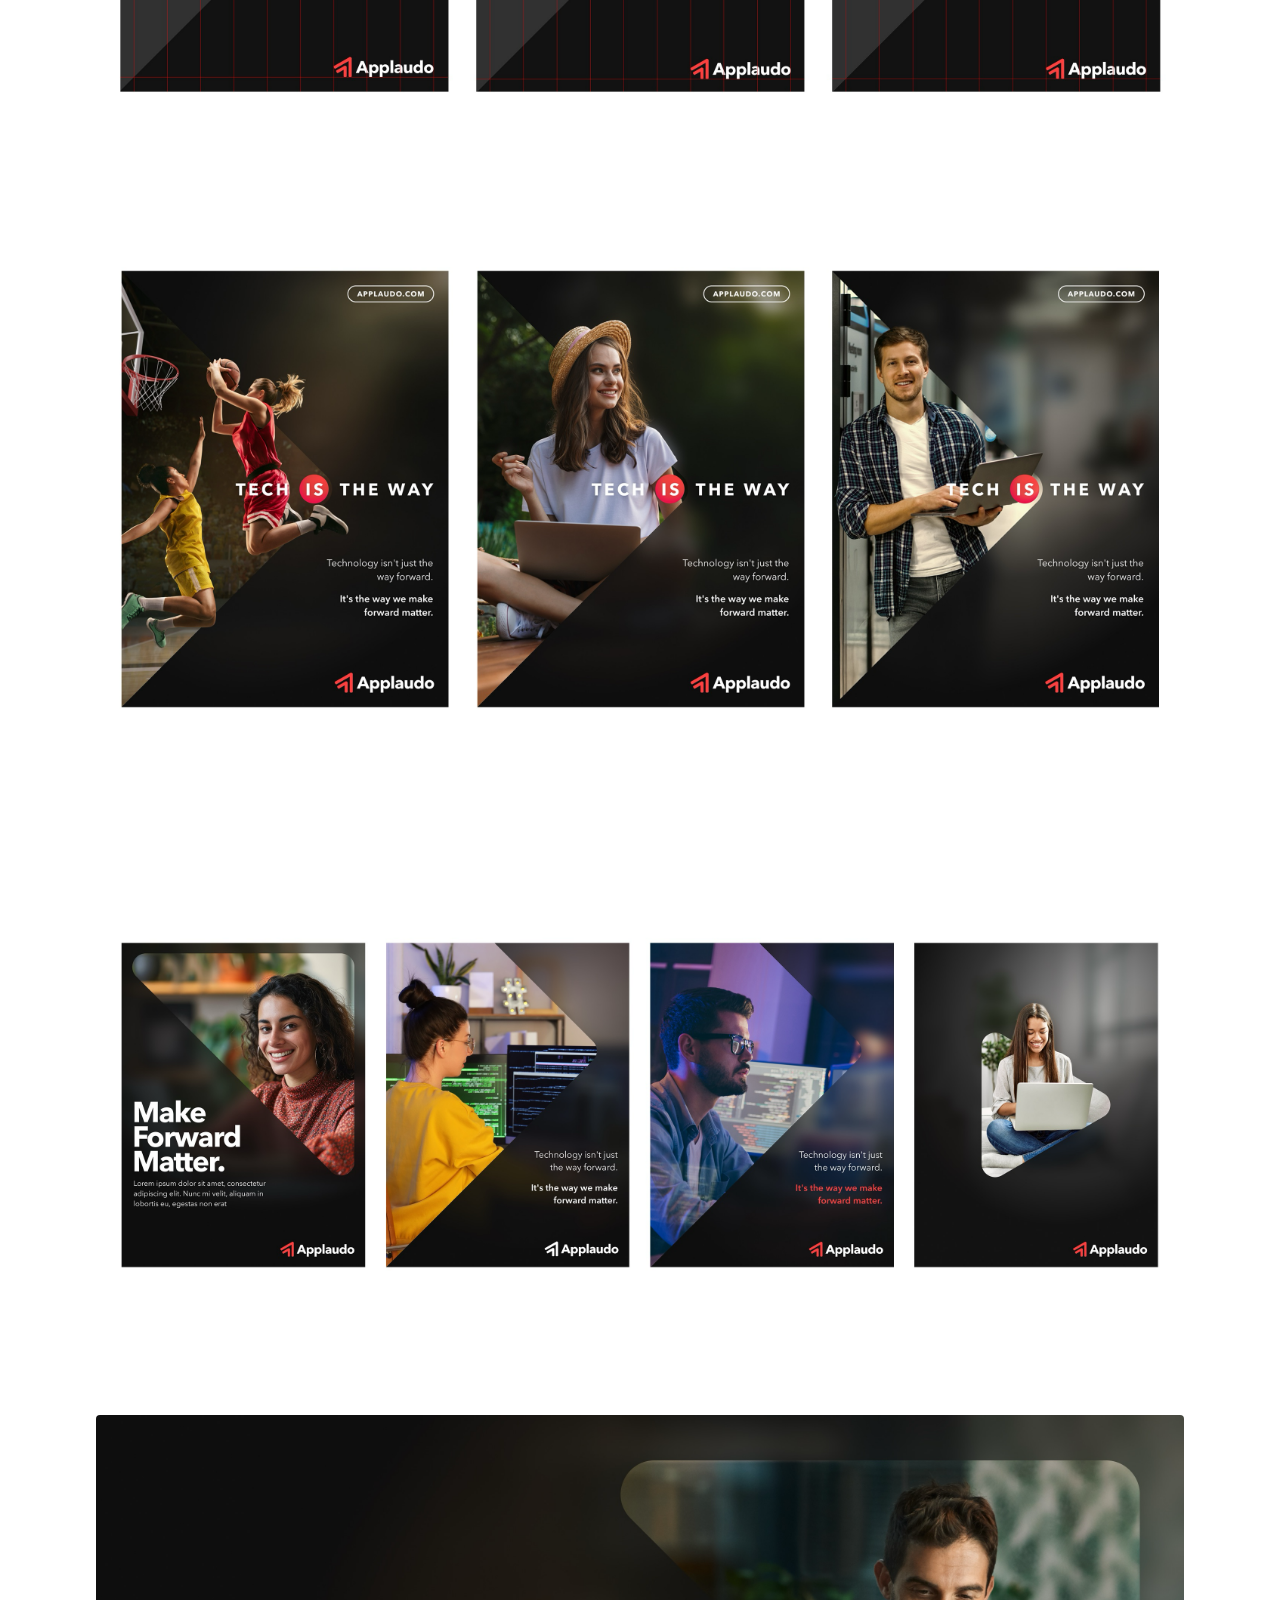
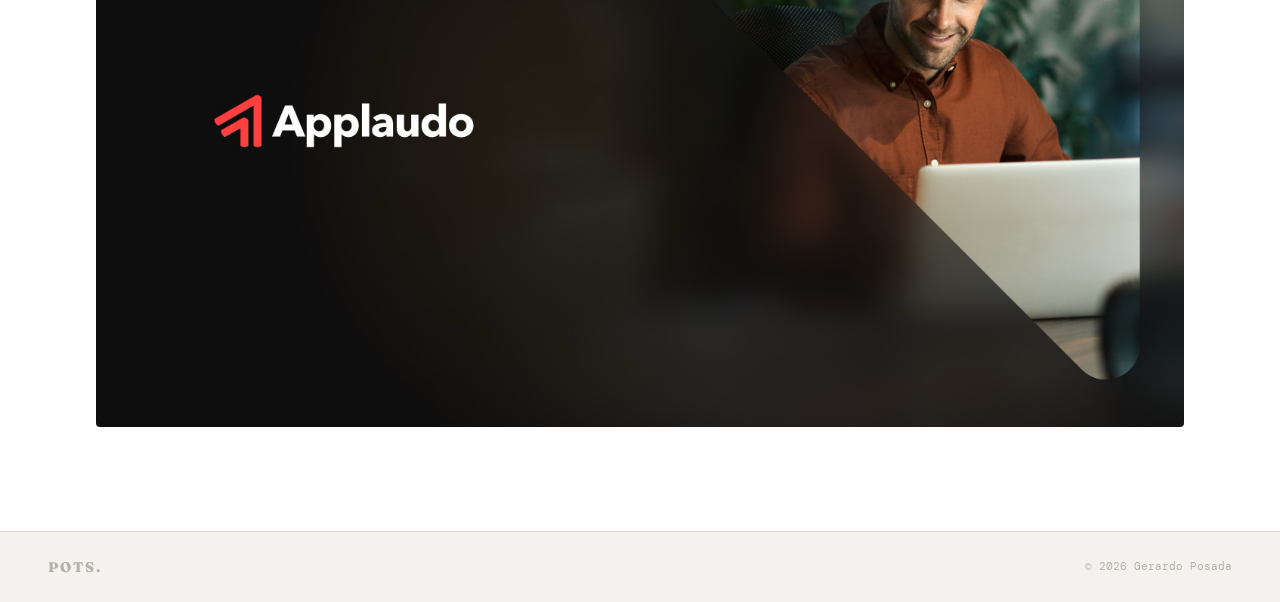
<file: tech.html>
<!DOCTYPE html>
<html lang="en">
<head>
<meta charset="UTF-8">
<meta name="viewport" content="width=device-width,initial-scale=1">
<title>POTS — Design Portfolio</title>
<link rel="preconnect" href="https://fonts.googleapis.com">
<link href="https://fonts.googleapis.com/css2?family=Fraunces:opsz,wght@9..144,400;9..144,500;9..144,600;9..144,700;9..144,800&family=Barlow:wght@300;400;500&family=DM+Mono:wght@400;500&display=swap" rel="stylesheet">
<link rel="stylesheet" href="css/style.css"></head><body>
<nav><a href="index.html" class="nav-logo">POTS<span>.</span></a><ul class="nav-links"><li><a href="index.html" class="nav-about-btn active">Work</a></li><li><a href="about.html" class="nav-about-btn">About</a></li></ul></nav>
<div class="page proj-page" id="tech">
<div class="wrap">
  <div class="proj-header">
    <a href="index.html" class="proj-back" onclick="showPage('home')">
      <svg width="14" height="14" viewBox="0 0 14 14" fill="none"><path d="M12 7H2M6 3L2 7l4 4" stroke="currentColor" stroke-width="1.4" stroke-linecap="round" stroke-linejoin="round"/></svg>
      Back to work
    </a>
    <div class="proj-header-grid">
      <div>
        <p class="proj-num">01 — Applaudo</p>
        <h2 class="proj-title">Tech is<br>the Way</h2>
      </div>
      <div class="meta-block">
        <div class="meta-row"><div class="meta-key">Category</div><div class="meta-val">Brand Campaign · Content Design</div></div>
        <div class="meta-row"><div class="meta-key">Client</div><div class="meta-val">Applaudo</div></div>
        <div class="meta-row"><div class="meta-key">Deliverables</div><div class="meta-val">Campaign slides, Social content, Visual system</div></div>
        <div class="meta-row"><div class="meta-key">Role</div><div class="meta-val">Art Direction · Brand Design</div></div>
      </div>
    </div>
  </div>

  <div class="rational">
    <div class="rational-grid">
      <p class="label">Rationale</p>
      <p>A brand campaign that positions Applaudo as a technology-forward partner for Latin American enterprises. The visual language is bold, confident, and editorial — using strong typographic moments and a cohesive color palette to reinforce the message that <em>technology is not just a tool, it's the path forward</em>. Designed for presentation and social media distribution.</p>
    </div>
  </div>

</div>
</div>

<div class="proj-images">
  <div class="wrap">
    <div class="img-row cols-1" style="margin-bottom:4px;">
      <div class="slide-display"><img src="assets/Tech Is the way/tech-1.png" alt="Tech slide 1"></div>
    </div>
    <div class="img-row cols-1" style="margin-bottom:4px;">
      <div class="slide-display"><img src="assets/Tech Is the way/tech-2.png" alt="Tech slide 2"></div>
      <div class="slide-display"><img src="assets/Tech Is the way/tech-3.png" alt="Tech slide 3"></div>
    </div>
    <div class="img-row cols-1" style="margin-bottom:4px;">
      <div class="slide-display"><img src="assets/Tech Is the way/tech-4.png" alt="Tech slide 4"></div>
      <div class="slide-display"><img src="assets/Tech Is the way/tech-5.png" alt="Tech slide 5"></div>
    </div>
    <div class="img-row cols-1" style="margin-bottom:4px;">
      <div class="slide-display"><img src="assets/Tech Is the way/tech-6.png" alt="Tech slide 6"></div>
    </div>
    <div class="img-row cols-1">
      <div class="slide-display"><img src="assets/Tech Is the way/tech-8.png" alt="Tech slide 8"></div>
    </div>
  </div>
</div>
<div class="proj-nav" id="projNav">
  <a href="#" class="nav-prev" style="opacity:0.5;pointer-events:none;">
    <svg width="14" height="14" viewBox="0 0 14 14" fill="none"><path d="M8 3L4 7l4 4" stroke="currentColor" stroke-width="1.5" stroke-linecap="round" stroke-linejoin="round"/></svg>
    <span class="nav-label">Previous</span>
  </a>
  <a href="index.html#work">
    <svg width="14" height="14" viewBox="0 0 14 14" fill="none"><rect x="2" y="2" width="4" height="4" stroke="currentColor" stroke-width="1.5"/><rect x="8" y="2" width="4" height="4" stroke="currentColor" stroke-width="1.5"/><rect x="2" y="8" width="4" height="4" stroke="currentColor" stroke-width="1.5"/><rect x="8" y="8" width="4" height="4" stroke="currentColor" stroke-width="1.5"/></svg>
    <span class="nav-label">All projects</span>
  </a>
  <a href="swag.html">
    <span class="nav-label">Next</span>
    <svg width="14" height="14" viewBox="0 0 14 14" fill="none"><path d="M6 3l4 4-4 4" stroke="currentColor" stroke-width="1.5" stroke-linecap="round" stroke-linejoin="round"/></svg>
  </a>
</div>
<footer><span class="footer-logo">POTS.</span><span class="footer-copy">© 2026 Gerardo Posada</span></footer>
<script>
const projNav = document.getElementById('projNav');
if (projNav) {
  document.addEventListener('mousemove', (e) => {
    const rect = projNav.getBoundingClientRect();
    const navCenterX = rect.left + rect.width / 2;
    const navCenterY = rect.top + rect.height / 2;
    const distance = Math.sqrt(Math.pow(e.clientX - navCenterX, 2) + Math.pow(e.clientY - navCenterY, 2));
    
    if (distance < 300) {
      projNav.classList.add('show-labels');
    } else {
      projNav.classList.remove('show-labels');
    }
  });
}
</script>
</body></html>
</file>
<file: css/style.css>
*,*::before,*::after{box-sizing:border-box;margin:0;padding:0;}
html{scroll-behavior:smooth;}

:root{
  --bg:       #F4F2EE;
  --bg-2:     #ECEAE4;
  --ink:      #111110;
  --ink-2:    #6A6860;
  --ink-3:    #B4B1A9;
  --border:   #DDD9D0;
  --white:    #FFFFFF;
  /* Accent — warm chartreuse-lime: energetic, modern, not overused */
  --accent:       #C5F135;
  --accent-dark:  #8FB800;
  --accent-ink:   #1A2000;
  --font-display: 'Fraunces', serif;
  --font-body:    'Barlow', sans-serif;
  --font-mono:    'DM Mono', monospace;
  --ease: cubic-bezier(.4,0,.2,1);
  --ease-spring: cubic-bezier(.34,1.56,.64,1);
}

body{background:var(--bg);color:var(--ink);font-family:var(--font-body);line-height:1.6;overflow-x:hidden;}

/* ── PAGES ── */
.page{display:block;animation:pageIn .4s var(--ease) both;}
@keyframes pageIn{from{opacity:0;transform:translateY(12px);}to{opacity:1;transform:translateY(0);}}

/* ── NAV ── */
nav{
  position:fixed;top:0;left:0;right:0;z-index:200;
  display:flex;align-items:center;justify-content:space-between;
  padding:0 48px;height:60px;
  background:rgba(244,242,238,.94);
  backdrop-filter:blur(16px);
  border-bottom:1px solid var(--border);
}
.nav-logo{
  font-family:var(--font-display);
  font-weight:800;
  font-size:27.5px;
  letter-spacing:3px;
  color:var(--ink);
  cursor:pointer;
  text-transform:uppercase;
  text-decoration:none;
  user-select:none;
}
.nav-logo span{color:var(--ink);}
.nav-links{display:flex;gap:4px;list-style:none;align-items:center;}
.nav-links button, .nav-links a{
  background:none;border:none;cursor:pointer;
  font-family:var(--font-body);font-size:15px;font-weight:500;
  color:var(--ink-2);padding:5px 14px;border-radius:20px;
  transition:background .18s,color .18s;letter-spacing:.2px;
  text-decoration:none;display:inline-block;
}
.nav-links button:hover, .nav-links a:hover{background:var(--bg-2);color:var(--ink);}
.nav-links button.active, .nav-links a.active{color:var(--ink);background:var(--bg-2);}
.nav-about-btn{
  background:var(--ink) !important;color:var(--bg) !important;
  border-radius:20px !important;
}
.nav-about-btn:hover{background:#333 !important;color:var(--bg) !important;}
.nav-about-btn.active{background:var(--accent) !important;color:var(--accent-ink) !important;}

/* ── WRAP ── */
.wrap{max-width:1200px;margin:0 auto;padding:0 48px;}

/* ── TYPE UTILS ── */
.label{font-family:var(--font-mono);font-size:12px;letter-spacing:2px;text-transform:uppercase;color:var(--ink-3);}
.display{font-family:var(--font-display);font-weight:800;letter-spacing:-.5px;}
img{display:block;max-width:100%;}

/* ═══════════════════════════════════════ HOME */
#home{padding-top:60px;}

.hero{padding:72px 0 64px;border-bottom:1px solid var(--border);}
.hero-grid{display:grid;grid-template-columns:1fr 380px;gap:0;align-items:end;}
.hero-left{padding-right:60px;border-right:1px solid var(--border);}
.hero-right{padding-left:52px;display:flex;flex-direction:column;justify-content:flex-end;padding-bottom:4px;}

.hero-tag{
  display:inline-flex;align-items:center;gap:8px;
  background:var(--accent);color:var(--accent-ink);
  font-family:var(--font-mono);font-size:12px;letter-spacing:2px;text-transform:uppercase;
  padding:6px 14px;border-radius:2px;margin-bottom:28px;
  font-weight:500;
}
.hero-tag::before{content:'';width:6px;height:6px;background:var(--accent-ink);border-radius:50%;}

.hero-h1{
  font-family:var(--font-display);font-weight:800;
  font-size:clamp(60px,7vw,100px);
  line-height:.93;letter-spacing:-1px;margin-bottom:28px;
}
.hero-h1 em{font-style:normal;font-weight:800;color:var(--ink);}

.hero-bio{font-size:17px;color:var(--ink-2);line-height:1.75;max-width:440px;margin-bottom:0;}

.hero-role{font-size:22px;font-family:var(--font-display);font-weight:700;letter-spacing:.3px;margin-bottom:4px;}
.hero-company{font-size:15px;color:var(--ink-2);margin-bottom:28px;}
.hero-desc-side{font-size:15px;color:var(--ink-2);line-height:1.7;padding-top:24px;border-top:1px solid var(--border);}

/* Project cards */
.work-section{padding:72px 0 100px;}
.work-header{display:flex;align-items:baseline;justify-content:space-between;margin-bottom:48px;}
.work-h{font-family:var(--font-display);font-weight:800;font-size:56px;letter-spacing:-1px;line-height:1;}
.work-count{font-family:var(--font-mono);font-size:13px;color:var(--ink-3);letter-spacing:1px;}

.cards-grid{display:grid;grid-template-columns:1fr 1fr;gap:3px;}

.proj-card, a.proj-card{
  position:relative;overflow:hidden;cursor:pointer;
  background:var(--ink);
  padding:40px;
  min-height:260px;
  display:flex;flex-direction:column;justify-content:space-between;
  transition:background .3s var(--ease);
  text-decoration:none;
}
.proj-card::after{
  content:'';
  position:absolute;inset:0;
  background:var(--accent);
  transform:scaleY(0);transform-origin:bottom;
  transition:transform .4s var(--ease);
  z-index:0;
}
.proj-card:hover::after{transform:scaleY(1);}
.proj-card > *{position:relative;z-index:1;}

.card-num{
  font-family:var(--font-mono);font-size:13px;color:rgba(255,255,255,.3);
  letter-spacing:2px;margin-bottom:auto;
  transition:color .3s;
}
.proj-card:hover .card-num{color:var(--accent-ink);opacity:.5;}

.card-body{margin-top:60px;}
.card-cat{
  font-family:var(--font-mono);font-size:12px;letter-spacing:2px;text-transform:uppercase;
  color:rgba(255,255,255,.4);margin-bottom:10px;
  transition:color .3s;
}
.proj-card:hover .card-cat{color:rgba(26,32,0,.5);}

.card-title{
  font-family:var(--font-display);font-weight:800;font-size:32px;
  color:var(--white);line-height:1.05;letter-spacing:-.3px;
  transition:color .3s;
}
.proj-card:hover .card-title{color:var(--accent-ink);}

.card-arrow{
  display:inline-flex;align-items:center;gap:8px;
  margin-top:20px;font-family:var(--font-mono);font-size:12px;
  letter-spacing:2px;text-transform:uppercase;
  color:rgba(255,255,255,.4);
  transition:color .3s,gap .25s var(--ease-spring);
}
.proj-card:hover .card-arrow{color:var(--accent-ink);gap:14px;}
.card-arrow svg{transition:transform .25s var(--ease-spring);}
.proj-card:hover .card-arrow svg{transform:translateX(4px);}

/* ═══════════════════════════════════════ PROJECT PAGES */
.proj-page{padding-top:60px;}

.proj-header{padding:60px 0 52px;border-bottom:1px solid var(--border);}
.proj-back, a.proj-back{
  display:inline-flex;align-items:center;gap:8px;
  font-family:var(--font-mono);font-size:12px;letter-spacing:2px;text-transform:uppercase;
  color:var(--ink-3);background:none;border:none;cursor:pointer;
  margin-bottom:40px;padding:0;transition:color .2s;
  text-decoration:none;
}
.proj-back:hover, a.proj-back:hover{color:var(--accent-dark);}

.proj-header-grid{display:grid;grid-template-columns:1fr 320px;gap:60px;align-items:start;}

.proj-num{font-family:var(--font-mono);font-size:12px;letter-spacing:2px;color:var(--accent-dark);margin-bottom:14px;}
.proj-title{
  font-family:var(--font-display);font-weight:800;
  font-size:clamp(40px,5vw,68px);line-height:.96;letter-spacing:-1px;
}

/* Meta sidebar */
.meta-block{display:flex;flex-direction:column;gap:0;padding-top:6px;}
.meta-row{padding:13px 0;border-bottom:1px solid var(--border);}
.meta-row:first-child{border-top:1px solid var(--border);}
.meta-key{font-family:var(--font-mono);font-size:11px;letter-spacing:2px;text-transform:uppercase;color:var(--ink-3);margin-bottom:4px;}
.meta-val{font-size:18px;color:var(--ink);line-height:1.5;}

/* Rational */
.rational{padding:56px 0;border-bottom:1px solid var(--border);}
.rational-grid{display:grid;grid-template-columns:180px 1fr;gap:60px;align-items:start;}
.rational p{font-size:20px;color:var(--ink-2);line-height:1.75;max-width:680px;}
.rational p em{color:var(--ink);font-style:normal;}

/* ── IMAGE BLOCKS ── */
.proj-images{
  padding:60px 48px 100px;
  background:#ffffff;
  width:100%;
}

/* Natural aspect ratio — no forced height */
.img-nat{border-radius:4px;overflow:hidden;background:var(--white);}
.img-nat img{width:100%;height:auto;display:block;}

.img-row{display:grid;gap:4px;margin-bottom:4px;}
.img-row.cols-1{grid-template-columns:1fr;}
.img-row.cols-2{grid-template-columns:1fr 1fr;}
.img-row.cols-2.equal-height-full{grid-template-columns:1fr 1fr;}
.img-row.equal-height-full .img-nat img{width:100%;height:auto;display:block;}
.img-row.cols-3{grid-template-columns:1fr 1fr 1fr;}
.img-row.cols-4{grid-template-columns:1fr 1fr 1fr 1fr;}
.img-row.cols-asym-big{grid-template-columns:1.6fr 1fr;}
.img-row.cols-asym-small{grid-template-columns:1fr 1.6fr;}

.img-cap{font-family:var(--font-mono);font-size:12px;color:var(--ink-3);letter-spacing:1.5px;text-transform:uppercase;margin-top:10px;margin-bottom:36px;}

/* Section break within images */
.img-section-label{
  font-family:var(--font-display);font-weight:700;font-size:22px;
  letter-spacing:-.2px;color:var(--ink);
  margin:48px 0 20px;padding-top:48px;border-top:1px solid var(--border);
}

/* ── BROWSER MOCKUP ── */
.browser-mockup{
  border-radius:10px;
  overflow:hidden;
  background:#1E1E1E;
  box-shadow:0 24px 80px rgba(0,0,0,.18),0 4px 16px rgba(0,0,0,.1);
  margin-bottom:4px;
}
.browser-bar{
  background:#2C2C2C;
  padding:10px 16px;
  display:flex;align-items:center;gap:10px;
  border-bottom:1px solid rgba(255,255,255,.05);
}
.browser-dots{display:flex;gap:6px;}
.browser-dots span{
  width:11px;height:11px;border-radius:50%;
}
.browser-dots span:nth-child(1){background:#FF5F57;}
.browser-dots span:nth-child(2){background:#FFBE2E;}
.browser-dots span:nth-child(3){background:#2AC940;}
.browser-url{
  flex:1;background:rgba(255,255,255,.06);
  border-radius:5px;padding:4px 12px;
  font-family:var(--font-mono);font-size:11px;color:rgba(255,255,255,.35);
  letter-spacing:.3px;
}
.browser-scroll-area{
  height:480px;
  overflow-y:auto;
  overflow-x:hidden;
  position:relative;
  scroll-behavior:smooth;
  cursor:ns-resize;
}
.browser-scroll-area::-webkit-scrollbar{width:6px;}
.browser-scroll-area::-webkit-scrollbar-track{background:rgba(255,255,255,.03);}
.browser-scroll-area::-webkit-scrollbar-thumb{background:rgba(255,255,255,.15);border-radius:3px;}
.browser-scroll-area img{width:100%;display:block;}

/* 2-up browser mockup */
.browser-2up{display:grid;grid-template-columns:1fr 1fr;gap:24px;margin-bottom:4px;}
.browser-2up .browser-mockup{margin-bottom:0;}
.browser-2up .browser-scroll-area{height:380px;}

/* 3-up browser */
.browser-3up{display:grid;grid-template-columns:1fr 1fr 1fr;gap:16px;margin-bottom:4px;}
.browser-3up .browser-mockup{margin-bottom:0;}
.browser-3up .browser-scroll-area{height:320px;}

/* Scroll hint */
.scroll-hint{
  display:flex;align-items:center;gap:6px;
  font-family:var(--font-mono);font-size:11px;letter-spacing:1.5px;text-transform:uppercase;
  color:var(--ink-3);margin-bottom:28px;
}
.scroll-hint svg{opacity:.5;}

/* 16:9 slide display */
.slide-display{aspect-ratio:16/9;overflow:hidden;border-radius:4px;background:var(--white);}
.slide-display img{width:100%;height:100%;object-fit:cover;object-position:top;}

/* ═══════════════════════════════════════ ABOUT */
#about{padding-top:60px;}

.about-hero{padding:64px 0 60px;border-bottom:1px solid var(--border);}
.about-hero-grid{display:grid;grid-template-columns:1fr 1fr;gap:80px;align-items:start;}
.about-h{font-family:var(--font-display);font-weight:800;font-size:clamp(52px,6vw,84px);line-height:.92;letter-spacing:-2px;margin-bottom:28px;}
.about-h em{font-style:normal;font-weight:800;color:var(--ink);}
.about-p{font-size:17px;color:var(--ink-2);line-height:1.78;margin-bottom:14px;}

.role-strip{
  display:flex;align-items:center;gap:12px;padding:20px 0;
  border-bottom:1px solid var(--border);
}
.role-strip:first-child{border-top:1px solid var(--border);}
.role-dot{width:8px;height:8px;border-radius:50%;background:var(--accent);flex-shrink:0;}
.role-company{font-family:var(--font-display);font-weight:700;font-size:19px;flex:1;}
.role-title{font-size:15px;color:var(--ink-2);}
.role-years{font-family:var(--font-mono);font-size:12px;color:var(--ink-3);letter-spacing:1px;white-space:nowrap;}

.xp-section{padding:60px 0;border-bottom:1px solid var(--border);}
.xp-tbl{margin-top:40px;display:flex;flex-direction:column;gap:0;}
.xp-item{display:grid;grid-template-columns:160px 1fr;gap:24px;padding:22px 0;border-bottom:1px solid var(--border);}
.xp-period{font-family:var(--font-mono);font-size:13px;color:var(--ink-3);padding-top:3px;}
.xp-logo{margin-bottom:12px;}
.xp-logo img{
  max-width:80px;
  max-height:32px;
  object-fit:contain;
}
.xp-role{font-weight:500;font-size:17px;margin-bottom:2px;}
.xp-co{font-size:15px;color:var(--ink-2);margin-bottom:6px;}
.xp-desc{font-size:15px;color:var(--ink-3);line-height:1.6;}

.skills-section{padding:60px 0;border-bottom:1px solid var(--border);}
.skills-grid-wrap{display:grid;grid-template-columns:180px 1fr;gap:60px;margin-top:40px;align-items:start;}
.skills-pills{display:flex;flex-wrap:wrap;gap:8px;}
.skill-pill{
  padding:8px 16px;border:1px solid var(--border);border-radius:20px;
  font-size:14px;color:var(--ink);background:var(--white);
  transition:border-color .2s,background .2s,color .2s;
  cursor:default;
}
.skill-pill:hover{border-color:var(--accent-dark);background:var(--accent);color:var(--accent-ink);}

.clients-section{padding:60px 0;border-bottom:1px solid var(--border);}
.cv-img-wrap{margin-top:32px;overflow:hidden;border-radius:4px;border:1px solid var(--border);background:var(--white);}
.cv-img-wrap img{
  width:100%;height:auto;
  /* crop to just the brand logos section at bottom of CV */
  display:block;
}

.contact-section{padding:80px 0 120px;}
.contact-grid{display:grid;grid-template-columns:1fr 1fr;gap:80px;align-items:start;margin-top:48px;}
.contact-big{font-family:var(--font-display);font-weight:800;font-size:clamp(36px,4vw,60px);line-height:1.0;letter-spacing:-1px;margin-bottom:20px;}
.contact-sub{font-size:14px;color:var(--ink-2);line-height:1.7;}
.contact-item{padding:18px 0;border-bottom:1px solid var(--border);}
.contact-item:first-child{border-top:1px solid var(--border);}
.c-label{font-family:var(--font-mono);font-size:9px;letter-spacing:2px;text-transform:uppercase;color:var(--ink-3);margin-bottom:5px;}
.contact-item a{font-size:16px;color:var(--ink);text-decoration:none;transition:color .2s;}
.contact-item a:hover{color:var(--accent-dark);}
.contact-item span{font-size:16px;color:var(--ink);}

/* ── FLOATING BACK BTN ── */
.fab-back, a.fab-back{
  position:fixed;bottom:32px;right:32px;z-index:300;
  display:none;
  align-items:center;gap:10px;
  background:var(--ink);color:var(--white);
  border:none;cursor:pointer;
  font-family:var(--font-mono);font-size:12px;letter-spacing:2px;text-transform:uppercase;
  padding:14px 20px 14px 16px;
  border-radius:40px;
  box-shadow:0 8px 32px rgba(0,0,0,.18),0 2px 8px rgba(0,0,0,.1);
  transition:background .2s,transform .2s var(--ease-spring),box-shadow .2s;
  text-decoration:none;
}
.fab-back:hover, a.fab-back:hover{
  background:var(--accent);color:var(--accent-ink);
  transform:translateY(-2px);
  box-shadow:0 12px 40px rgba(0,0,0,.18),0 4px 12px rgba(0,0,0,.1);
}
.fab-back svg{transition:transform .2s var(--ease-spring);}
.fab-back:hover svg{transform:translateX(-3px);}
.proj-page.active ~ .fab-back,
.fab-back.visible, a.fab-back{display:flex;}

/* ── PROJECT NAVIGATION ── */
.proj-nav{
  position:fixed;bottom:32px;right:32px;z-index:300;
  display:flex;gap:8px;
}
.proj-nav a{
  background:var(--ink);color:var(--white);
  padding:8px;border-radius:20px;
  font-family:var(--font-body);font-size:15px;font-weight:500;
  text-decoration:none;
  align-items:center;justify-content:center;
  transition:background .2s,color .2s,padding .2s;
  border:none;cursor:pointer;
  display:flex;
}
.proj-nav.show-labels a{
  padding:5px 14px;
}
.proj-nav a:hover{
  background:var(--accent);color:var(--accent-ink);
}
.proj-nav svg{width:14px;height:14px;}
.proj-nav .nav-label{
  display:none;
  margin-left:6px;
  white-space:nowrap;
}
.proj-nav.show-labels .nav-label{
  display:inline;
}

/* ── BRANDS SECTION ── */
.brands-section{
  margin-top:80px;
  background:#ffffff;
  width:100%;
  padding:60px 48px;
}
.brands-grid{
  display:grid;
  grid-template-columns:repeat(4,1fr);
  gap:32px;
  margin-top:24px;
}
.brand-logo{
  display:flex;
  align-items:center;
  justify-content:center;
  padding:24px;
  transition:opacity .2s;
}
.brand-logo:hover{opacity:0.7;}
.brand-logo img{
  max-width:100%;
  max-height:60px;
  object-fit:contain;
}

/* ── FOOTER ── */
footer{border-top:1px solid var(--border);padding:24px 48px;display:flex;align-items:center;justify-content:space-between;}
.footer-logo{font-family:var(--font-display);font-weight:800;font-size:14px;letter-spacing:2px;color:var(--ink-3);text-transform:uppercase;}
.footer-copy{font-family:var(--font-mono);font-size:11px;color:var(--ink-3);}

@media(max-width:900px){
  nav{padding:0 24px;}
  .wrap{padding:0 24px;}
  .hero-grid,.about-hero-grid,.proj-header-grid,.contact-grid,.rational-grid,.skills-grid-wrap{grid-template-columns:1fr;gap:40px;}
  .hero-left{border-right:none;padding-right:0;border-bottom:1px solid var(--border);padding-bottom:40px;}
  .hero-right{padding-left:0;}
  .cards-grid,.browser-2up,.browser-3up{grid-template-columns:1fr;}
  .img-row.cols-4{grid-template-columns:1fr 1fr;}
  .img-row.cols-2,.img-row.cols-3,.img-row.cols-asym-big,.img-row.cols-asym-small{grid-template-columns:1fr;}
  footer{padding:24px;flex-direction:column;gap:8px;text-align:center;}
}
@media(max-width:600px){
  .img-row.cols-4{grid-template-columns:1fr;}
}
</file>
